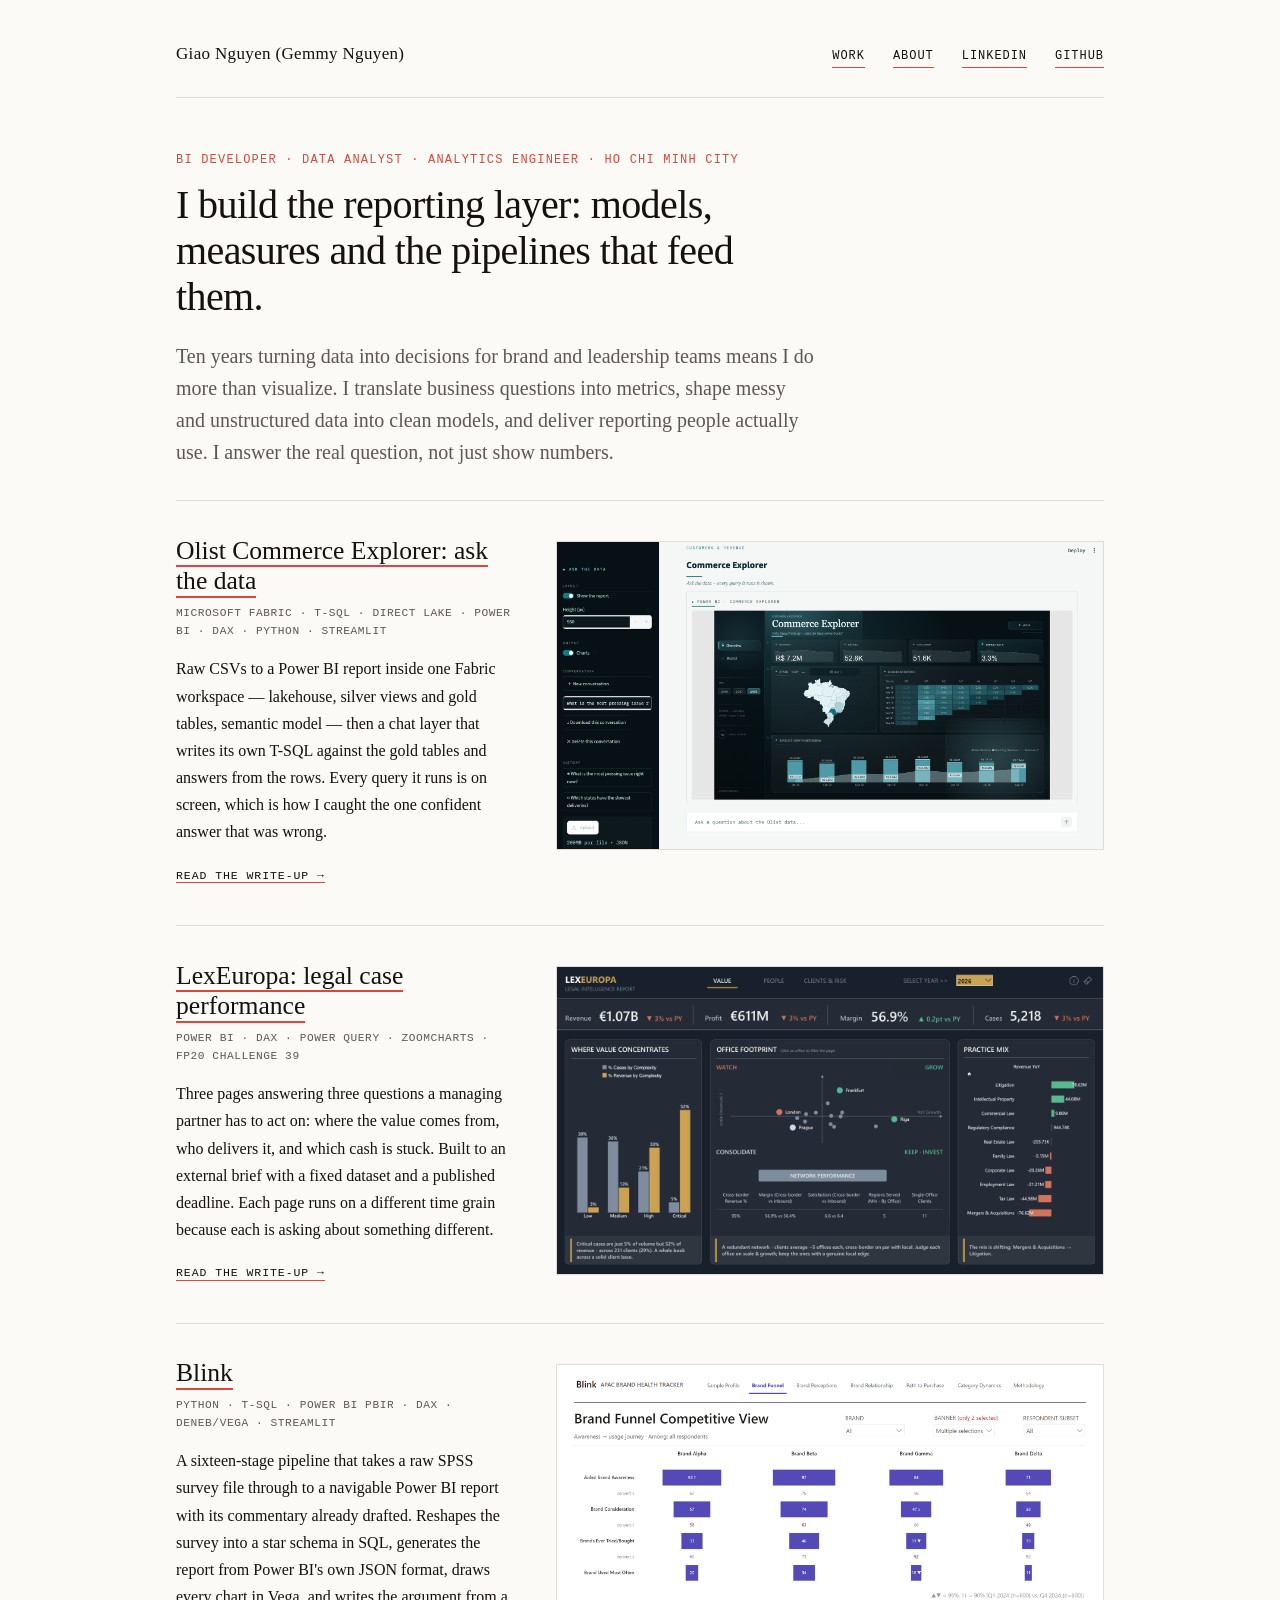
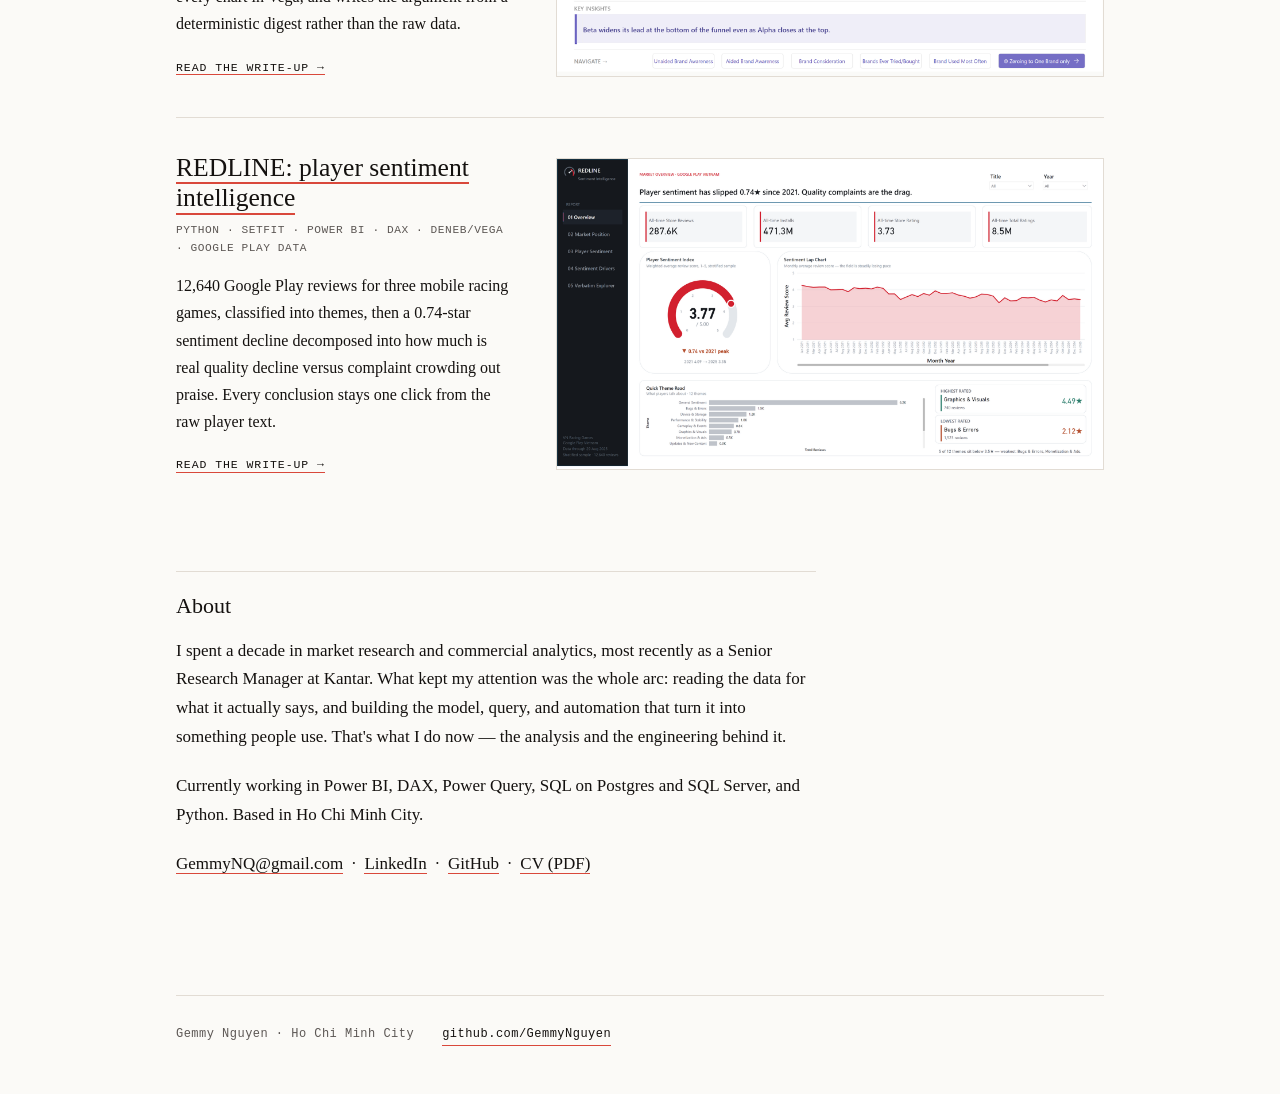
<file: index.html>
<!DOCTYPE html>
<html lang="en">
<head>
<meta charset="utf-8">
<meta name="viewport" content="width=device-width, initial-scale=1">
<title>Gemmy Nguyen · Data Analyst & BI Developer</title>
<meta name="description" content="Power BI, DAX and SQL projects by Gemmy Nguyen — reporting automation, data modelling, analytics.">
<link rel="stylesheet" href="assets/style.css">
</head>
<body>

<header class="masthead">
  <p class="name"><a href="index.html">Giao Nguyen (Gemmy Nguyen)</a></p>
  <nav>
    <a href="index.html#work">Work</a>
    <a href="index.html#about">About</a>
    <a href="https://www.linkedin.com/in/giao-nguyen-541944178/"
       target="_blank" 
       rel="noopener noreferrer">LinkedIn</a>
    <a href="https://github.com/GemmyNguyen"
       target="_blank" 
       rel="noopener noreferrer">GitHub</a>
  </nav>
</header>

<main class="wrap">

  <div class="col">
    <p class="eyebrow" style="margin-top:3.25rem;">BI Developer &middot; Data Analyst &middot; Analytics Engineer &middot; Ho Chi Minh City</p>
    <h1 style="margin-top:0;">I build the reporting layer: models, measures and the pipelines that feed them.</h1>

    <p class="lede">
      Ten years turning data into decisions for brand and leadership teams means I do more than visualize. 
      I translate business questions into metrics, shape messy and unstructured data into clean models,
      and deliver reporting people actually use. I answer the real question, not just show numbers.
    </p>
  </div>

  <section id="work">
    <div class="project-list">

      <article class="project">
        <a class="shot" href="olist.html">
          <img src="assets/img/olist-app.png" alt="The Olist ask-the-data app: a Power BI report embedded above a natural-language question box.">
        </a>
        <h2><a href="olist.html">Olist Commerce Explorer: ask the data</a></h2>
        <p class="meta">MICROSOFT FABRIC &middot; T-SQL &middot; DIRECT LAKE &middot; POWER BI &middot; DAX &middot; PYTHON &middot; STREAMLIT</p>
        <p>
          Raw CSVs to a Power BI report inside one Fabric workspace &mdash; lakehouse, silver views
          and gold tables, semantic model &mdash; then a chat layer that writes its own T-SQL
          against the gold tables and answers from the rows. Every query it runs is on screen,
          which is how I caught the one confident answer that was wrong.
        </p>
        <p class="more"><a href="olist.html">Read the write-up &rarr;</a></p>
      </article>

      <article class="project">
        <a class="shot" href="fp20.html">
          <img src="assets/img/fp20-value.png" alt="The Value page of the LexEuropa legal intelligence report.">
        </a>
        <h2><a href="fp20.html">LexEuropa: legal case performance</a></h2>
        <p class="meta">POWER BI &middot; DAX &middot; POWER QUERY &middot; ZOOMCHARTS &middot; FP20 CHALLENGE 39</p>
        <p>
          Three pages answering three questions a managing partner has to act on: where the value
          comes from, who delivers it, and which cash is stuck. Built to an external brief with a
          fixed dataset and a published deadline. Each page runs on a different time grain
          because each is asking about something different.
        </p>
        <p class="more"><a href="fp20.html">Read the write-up &rarr;</a></p>
      </article>

      <article class="project">
        <a class="shot" href="blink.html">
          <img src="assets/img/report-funnel.png" alt="A generated Power BI page showing a brand funnel across four brands.">
        </a>
        <h2><a href="blink.html">Blink</a></h2>
        <p class="meta">PYTHON &middot; T-SQL &middot; POWER BI PBIR &middot; DAX &middot; DENEB/VEGA &middot; STREAMLIT</p>
        <p>
          A sixteen-stage pipeline that takes a raw SPSS survey file through to a navigable
          Power BI report with its commentary already drafted. Reshapes the survey into a star
          schema in SQL, generates the report from Power BI's own JSON format, draws every chart
          in Vega, and writes the argument from a deterministic digest rather than the raw data.
        </p>
        <p class="more"><a href="blink.html">Read the write-up &rarr;</a></p>
      </article>

      <article class="project">
        <a class="shot" href="player-sentiment.html">
          <img src="assets/img/redline-overview.png" alt="Sentiment index, the monthly “lap chart,” and a first read on which themes carry the damage.">
        </a>
        <h2><a href="player-sentiment.html">REDLINE: player sentiment intelligence</a></h2>
        <p class="meta">PYTHON &middot; SETFIT &middot; POWER BI &middot; DAX &middot; DENEB/VEGA &middot; GOOGLE PLAY DATA</p>
        <p>
          12,640 Google Play reviews for three mobile racing games, classified into themes, then a
          0.74-star sentiment decline decomposed into how much is real quality decline versus
          complaint crowding out praise. Every conclusion stays one click from the raw player text.
        </p>
        <p class="more"><a href="player-sentiment.html">Read the write-up &rarr;</a></p>
      </article>


    </div>
  </section>

  <section id="about" class="col">
    <h2>About</h2>
    <p>
      I spent a decade in market research and commercial analytics, most recently as a Senior
      Research Manager at Kantar. What kept my attention was the whole arc: reading the data for what it actually says,
      and building the model, query, and automation that turn it into something people use.
      That's what I do now — the analysis and the engineering behind it.
    </p>
    <p>
      Currently working in Power BI, DAX, Power Query, SQL on Postgres and SQL Server, and Python.
      Based in Ho Chi Minh City.
    </p>
    <p>
      <a href="mailto:GemmyNQ@gmail.com">GemmyNQ@gmail.com</a> &nbsp;&middot;&nbsp;
      <a href="https://www.linkedin.com/in/giao-nguyen-541944178/"
         target="_blank" 
         rel="noopener noreferrer">LinkedIn</a> &nbsp;&middot;&nbsp;
      <a href="https://github.com/GemmyNguyen"
         target="_blank" 
         rel="noopener noreferrer">GitHub</a> &nbsp;&middot;&nbsp;
      <a href="assets/CV_Giao_Nguyen_2026.pdf"
         target="_blank" 
         rel="noopener noreferrer">CV (PDF)</a>
    </p>
  </section>

</main>

<footer class="foot">
  <span>Gemmy Nguyen &middot; Ho Chi Minh City</span>
  <a href="https://github.com/GemmyNguyen"
     target="_blank" 
     rel="noopener noreferrer">github.com/GemmyNguyen</a>
</footer>

</body>
</html>
</file>
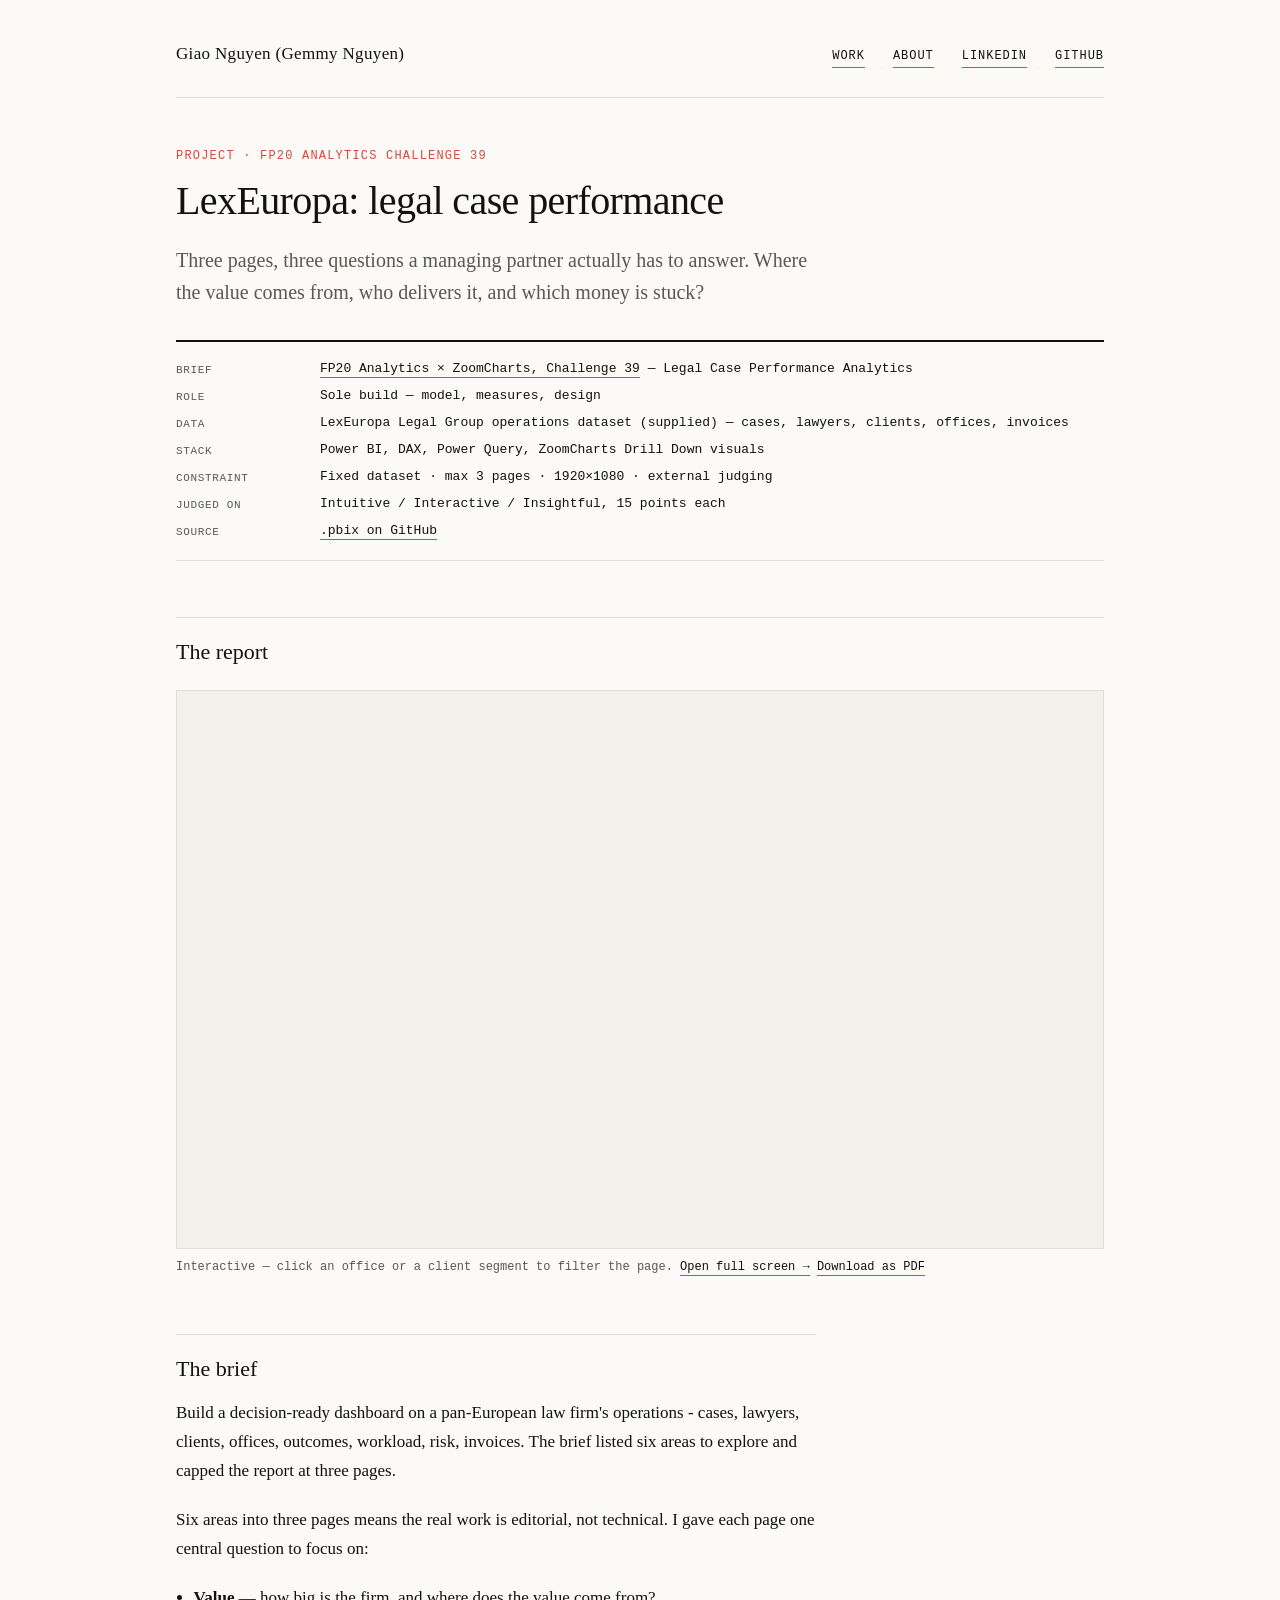
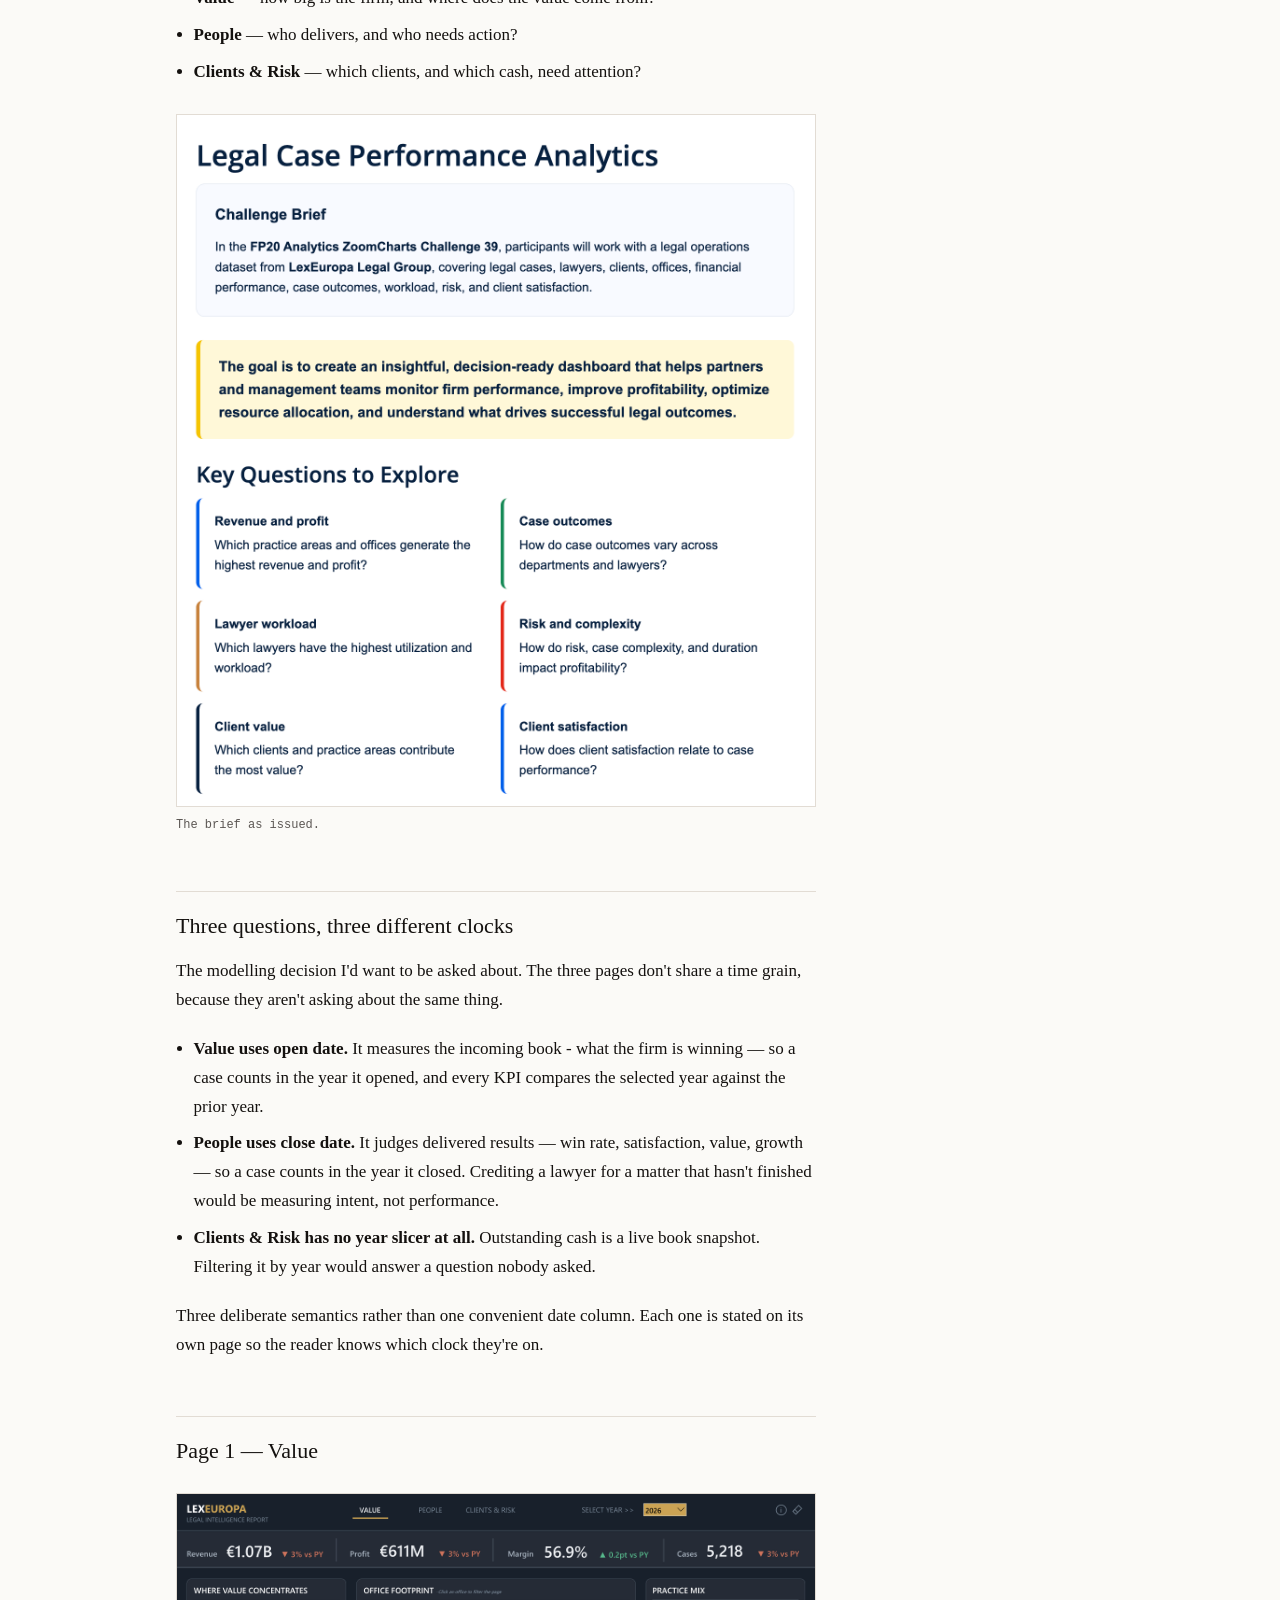
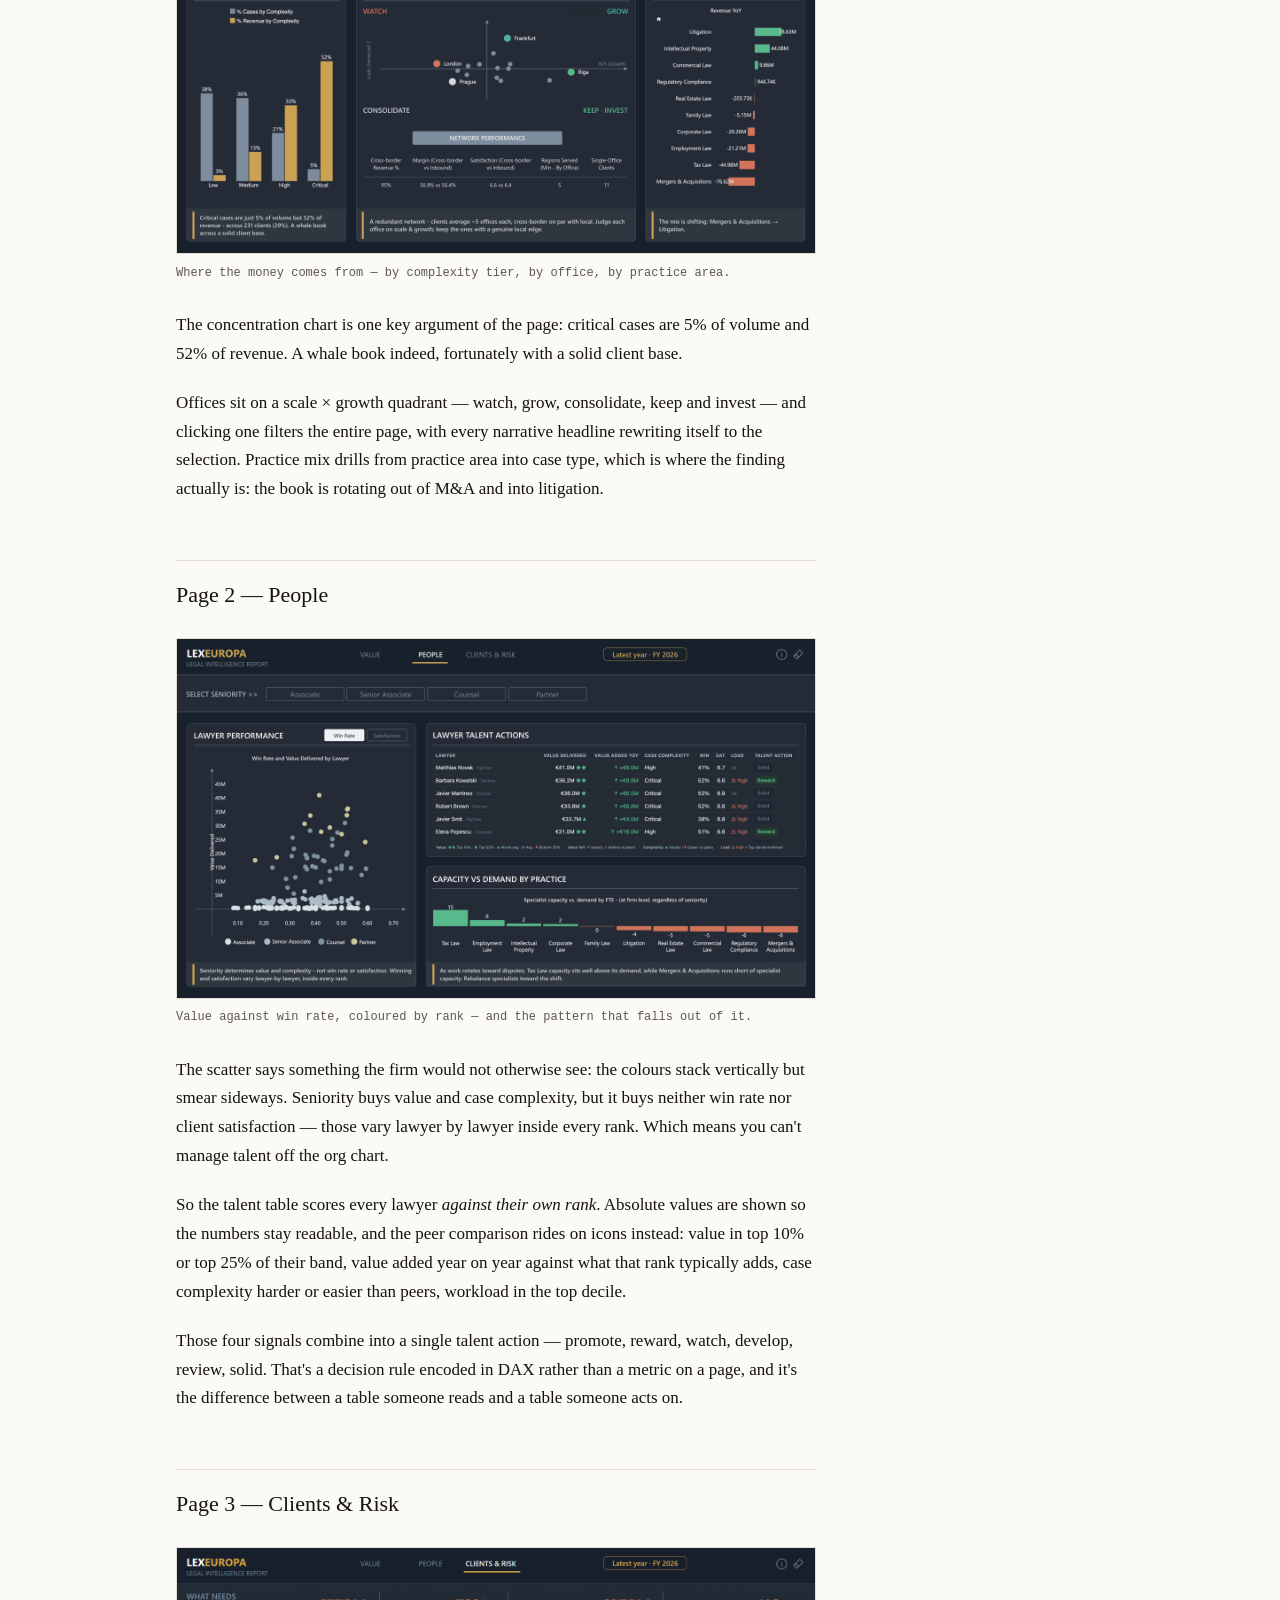
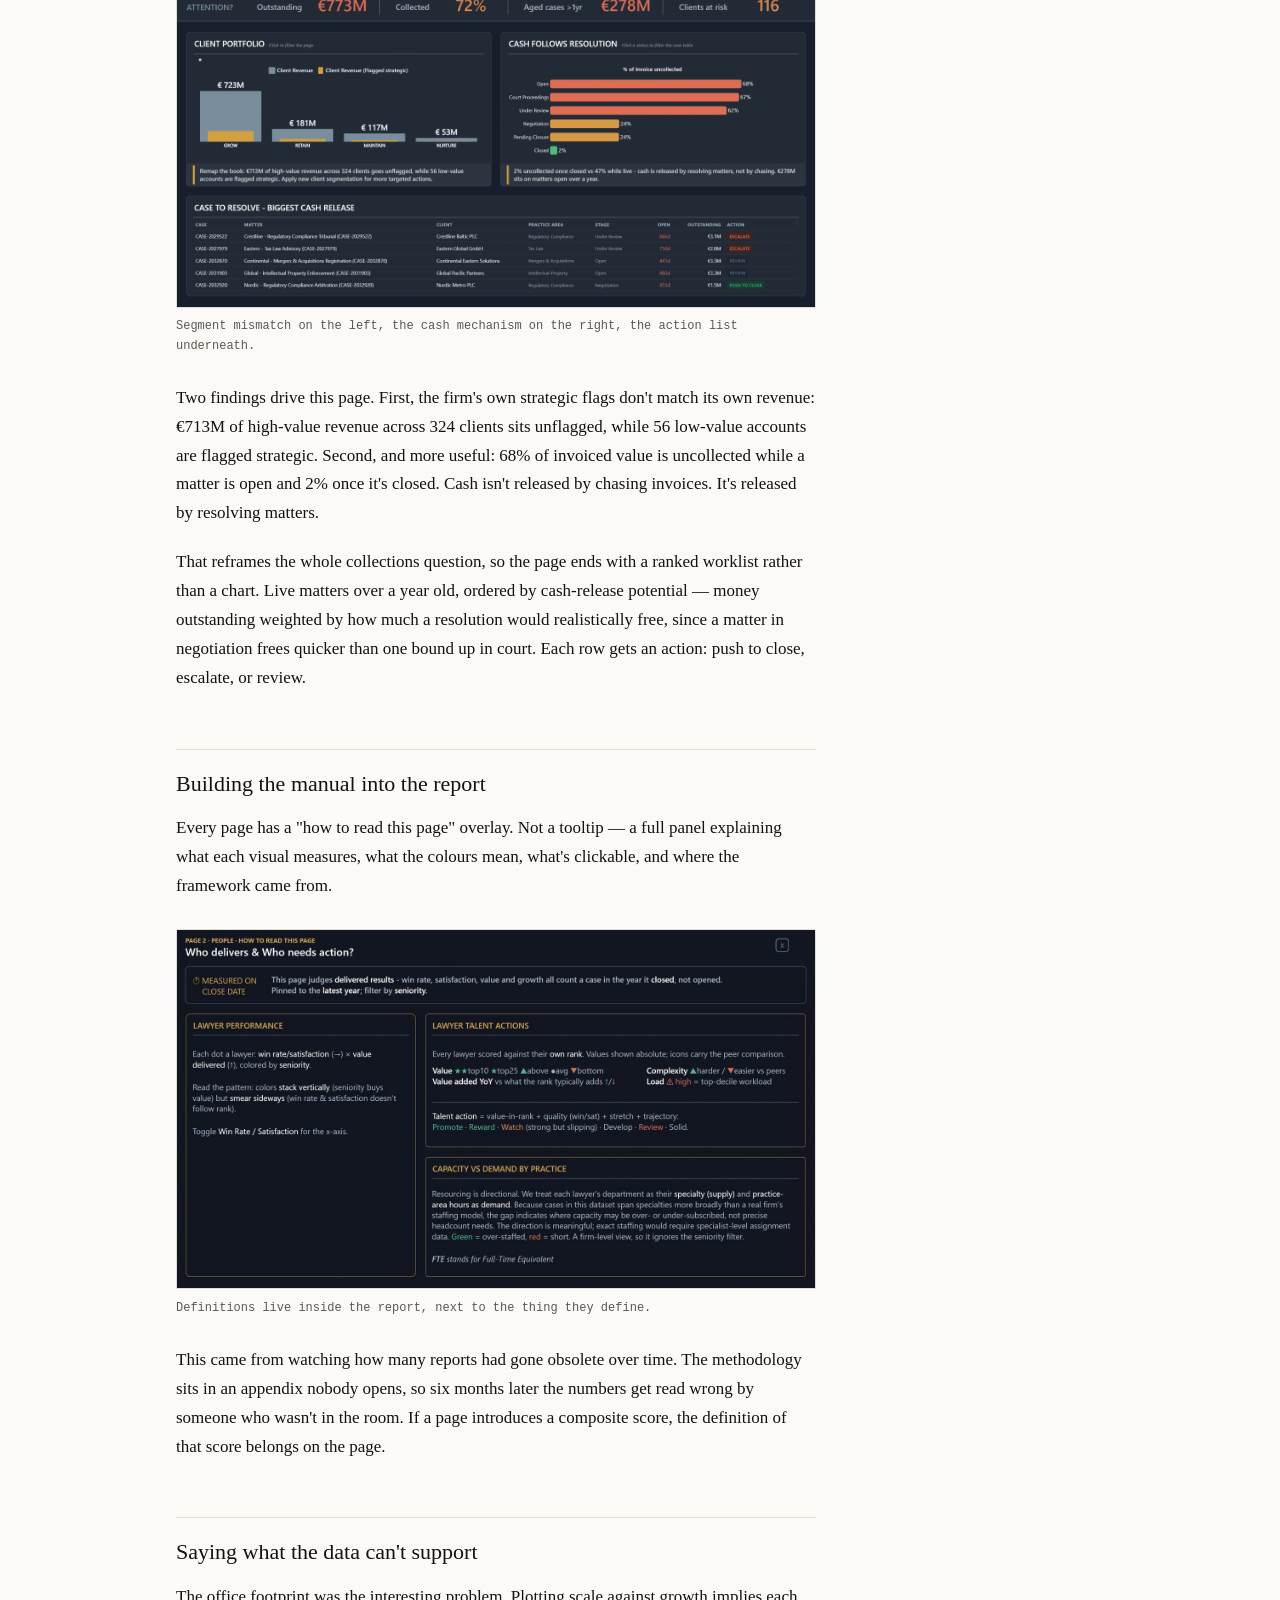
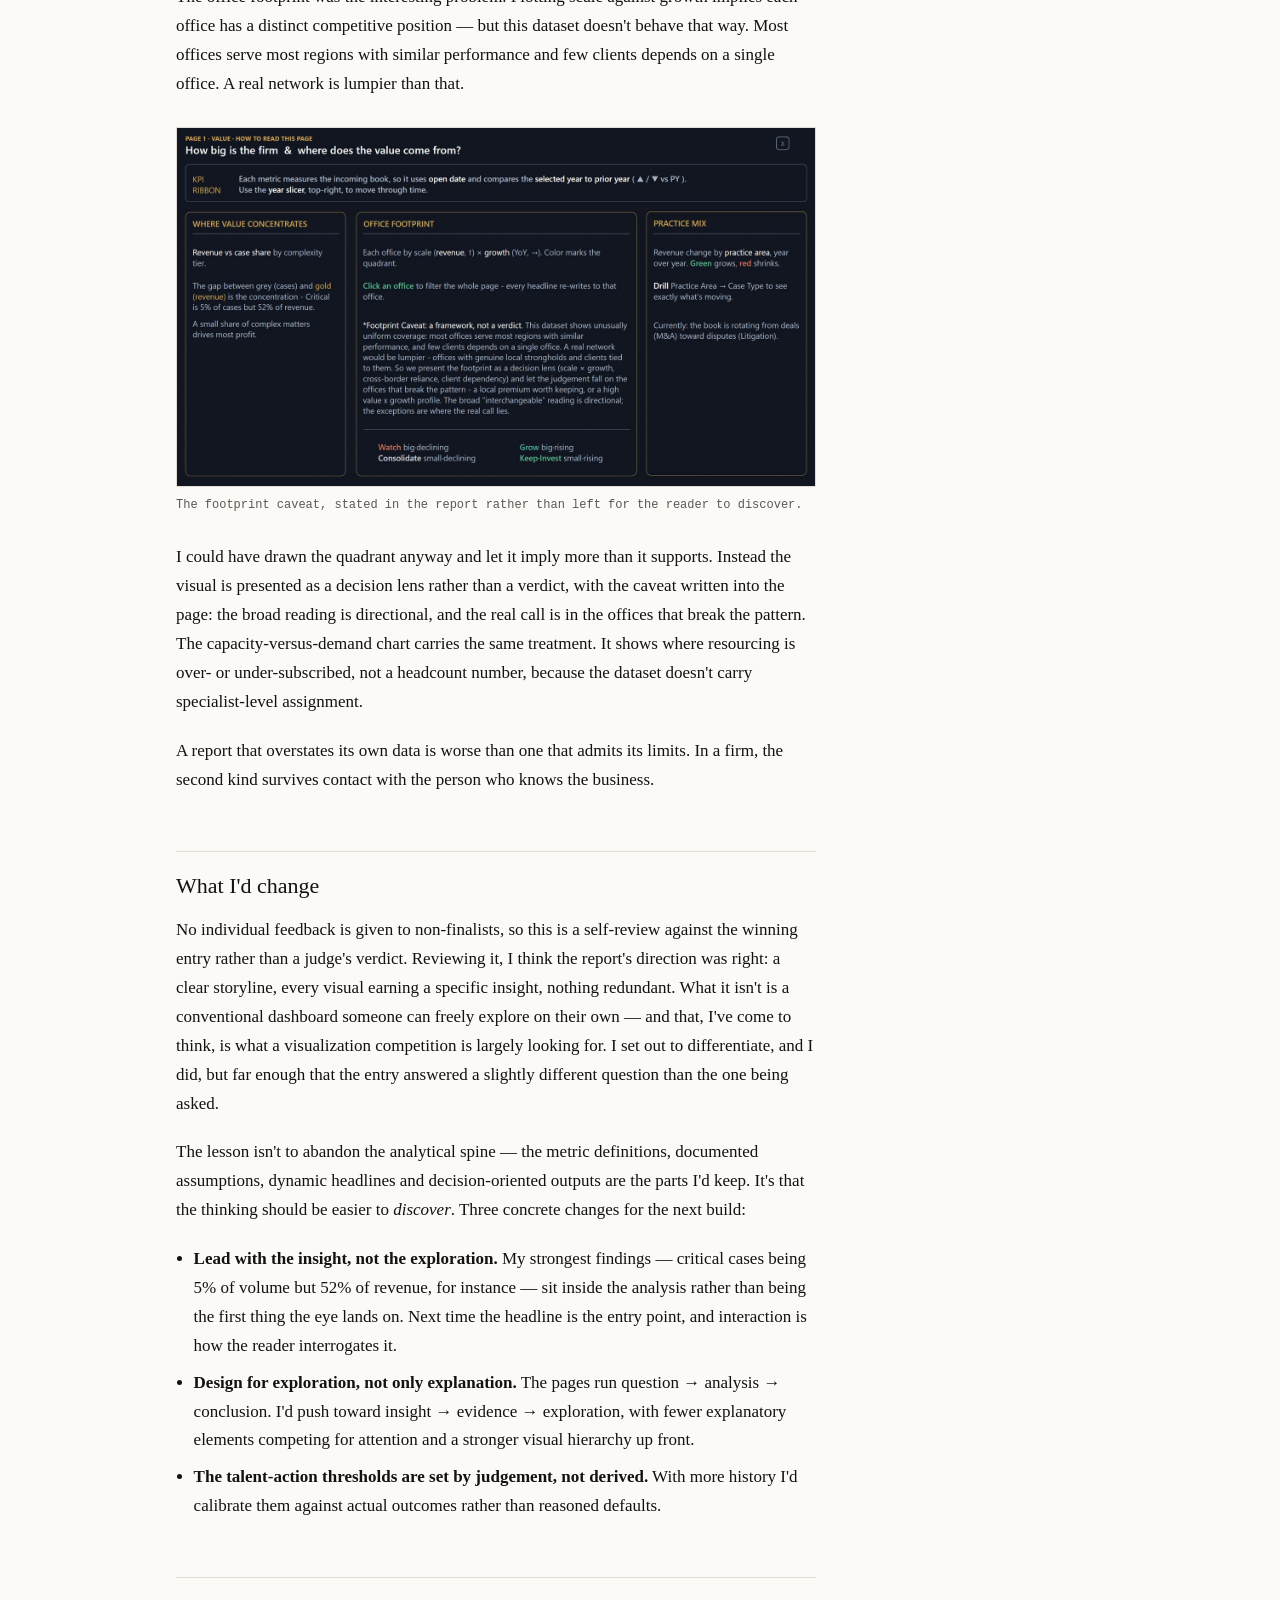
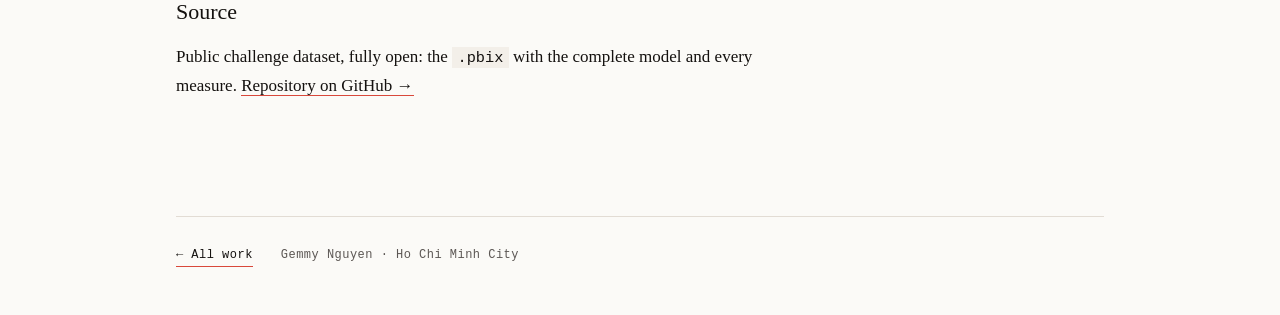
<file: fp20.html>
<!DOCTYPE html>
<html lang="en">
<head>
<meta charset="utf-8">
<meta name="viewport" content="width=device-width, initial-scale=1">
<title>LexEuropa Legal Case Performance · Gemmy Nguyen</title>
<meta name="description" content="A three-page Power BI report on legal case performance, built to the FP20 Analytics Challenge 39 brief.">
<link rel="stylesheet" href="assets/style.css">
</head>
<body>

<header class="masthead">
  <p class="name"><a href="index.html">Giao Nguyen (Gemmy Nguyen)</a></p>
  <nav>
    <a href="index.html#work">Work</a>
    <a href="index.html#about">About</a>
    <a href="https://www.linkedin.com/in/giao-nguyen-541944178/"
       target="_blank" 
       rel="noopener noreferrer">LinkedIn</a>
    <a href="https://github.com/GemmyNguyen"
       target="_blank" 
       rel="noopener noreferrer">GitHub</a>
  </nav>
</header>

<main class="wrap">

  <div class="col">
    <p class="eyebrow" style="margin-top:3rem;">Project &middot; FP20 Analytics Challenge 39</p>
    <h1 style="margin-top:0;">LexEuropa: legal case performance</h1>
    <p class="lede">
      Three pages, three questions a managing partner actually has to answer.
      Where the value comes from, who delivers it, and which money is stuck?
    </p>
  </div>

  <dl class="spec">
    <dt>Brief</dt>      <dd><a href="https://zoomcharts.com/en/microsoft-power-bi-custom-visuals/challenges/fp20-analytics-challenge-39"
                               target="_blank"
                               rel="noopener noreferrer">FP20 Analytics &times; ZoomCharts, Challenge 39</a> &mdash; Legal Case Performance Analytics</dd>
    <dt>Role</dt>       <dd>Sole build &mdash; model, measures, design</dd>
    <dt>Data</dt>       <dd>LexEuropa Legal Group operations dataset (supplied) &mdash; cases, lawyers, clients, offices, invoices</dd>
    <dt>Stack</dt>      <dd>Power BI, DAX, Power Query, ZoomCharts Drill Down visuals</dd>
    <dt>Constraint</dt> <dd>Fixed dataset &middot; max 3 pages &middot; 1920&times;1080 &middot; external judging</dd>
    <dt>Judged on</dt>  <dd>Intuitive / Interactive / Insightful, 15 points each</dd>
    <dt>Source</dt>     <dd><a href="https://github.com/GemmyNguyen/fp20-legal-case-performance"
                               target="_blank"
                               rel="noopener noreferrer">.pbix on GitHub</a></dd>
  </dl>

  <h2>The report</h2>
  </div>

  <div class="report">
    <iframe title="LexEuropa legal intelligence report"
            src="https://app.powerbi.com/view?r=eyJrIjoiYWYxZTk2NzctOTgzYy00Nzg4LWE5NWUtOWJiYzFjMTA1Nzg1IiwidCI6IjQ2NTRiNmYxLTBlNDctNDU3OS1hOGExLTAyZmU5ZDk0M2M3YiIsImMiOjl9"
            allowfullscreen></iframe>
  </div>
  <p class="caption">
    Interactive — click an office or a client segment to filter the page.
    <a href="https://app.powerbi.com/view?r=eyJrIjoiYWYxZTk2NzctOTgzYy00Nzg4LWE5NWUtOWJiYzFjMTA1Nzg1IiwidCI6IjQ2NTRiNmYxLTBlNDctNDU3OS1hOGExLTAyZmU5ZDk0M2M3YiIsImMiOjl9"
       target="_blank" 
       rel="noopener noreferrer">Open full screen &rarr;</a>
    <a href="assets/LexEuropa.pdf"
       target="_blank" 
       rel="noopener noreferrer">Download as PDF</a>
  </p>

  <div class="col">

    <h2>The brief</h2>
    <p>
      Build a decision-ready dashboard on a pan-European law firm's operations - cases, lawyers,
      clients, offices, outcomes, workload, risk, invoices. The brief listed six areas to explore
      and capped the report at three pages.
    </p>
    <p>
      Six areas into three pages means the real work is editorial, not technical. I gave each page
      one central question to focus on:
    </p>
    <ul>
      <li><strong>Value</strong> &mdash; how big is the firm, and where does the value come from?</li>
      <li><strong>People</strong> &mdash; who delivers, and who needs action?</li>
      <li><strong>Clients &amp; Risk</strong> &mdash; which clients, and which cash, need attention?</li>
    </ul>
    <figure>
      <img src="assets/img/fp20-brief.png" alt="The FP20 Challenge 39 brief.">
      <figcaption>The brief as issued.</figcaption>
    </figure>

    <h2>Three questions, three different clocks</h2>
    <p>
      The modelling decision I'd want to be asked about. The three pages don't share a time
      grain, because they aren't asking about the same thing.
    </p>
    <ul>
      <li><strong>Value uses open date.</strong> It measures the incoming book - what the firm is
        winning — so a case counts in the year it opened, and every KPI compares the selected year
        against the prior year.</li>
      <li><strong>People uses close date.</strong> It judges delivered results — win rate,
        satisfaction, value, growth — so a case counts in the year it closed. Crediting a lawyer
        for a matter that hasn't finished would be measuring intent, not performance.</li>
      <li><strong>Clients &amp; Risk has no year slicer at all.</strong> Outstanding cash is a live
        book snapshot. Filtering it by year would answer a question nobody asked.</li>
    </ul>
    <p>
      Three deliberate semantics rather than one convenient date column. Each one is stated on
      its own page so the reader knows which clock they're on.
    </p>

    <h2>Page 1 — Value</h2>

    <figure>
      <img src="assets/img/fp20-value.png" alt="The Value page: KPI ribbon, a complexity concentration chart, an office scale-versus-growth quadrant, and practice mix year-on-year change.">
      <figcaption>Where the money comes from — by complexity tier, by office, by practice area.</figcaption>
    </figure>

    <p>
      The concentration chart is one key argument of the page: critical cases are 5% of volume
      and 52% of revenue. A whale book indeed, fortunately with a solid client base.
    </p>
    <p>
      Offices sit on a scale &times; growth quadrant — watch, grow, consolidate, keep and invest —
      and clicking one filters the entire page, with every narrative headline rewriting itself to
      the selection. Practice mix drills from practice area into case type, which is where the
      finding actually is: the book is rotating out of M&amp;A and into litigation.
    </p>

    <h2>Page 2 — People</h2>

    <figure>
      <img src="assets/img/fp20-people.png" alt="The People page: a lawyer scatter of win rate against value delivered coloured by seniority, a talent actions table, and a capacity versus demand chart by practice.">
      <figcaption>Value against win rate, coloured by rank — and the pattern that falls out of it.</figcaption>
    </figure>

    <p>
      The scatter says something the firm would not otherwise see: the colours stack vertically but
      smear sideways. Seniority buys value and case complexity, but it buys neither win rate nor
      client satisfaction — those vary lawyer by lawyer inside every rank. Which means you can't
      manage talent off the org chart.
    </p>
    <p>
      So the talent table scores every lawyer <em>against their own rank</em>. Absolute values are
      shown so the numbers stay readable, and the peer comparison rides on icons instead: value in
      top 10% or top 25% of their band, value added year on year against what that rank typically
      adds, case complexity harder or easier than peers, workload in the top decile.
    </p>
    <p>
      Those four signals combine into a single talent action — promote, reward, watch, develop,
      review, solid. That's a decision rule encoded in DAX rather than a metric on a page, and
      it's the difference between a table someone reads and a table someone acts on.
    </p>

    <h2>Page 3 — Clients &amp; Risk</h2>

    <figure>
      <img src="assets/img/fp20-clients.png" alt="The Clients and Risk page: client portfolio by segment, uncollected invoice percentage by case status, and a ranked table of cases to resolve.">
      <figcaption>Segment mismatch on the left, the cash mechanism on the right, the action list underneath.</figcaption>
    </figure>

    <p>
      Two findings drive this page. First, the firm's own strategic flags don't match its own
      revenue: &euro;713M of high-value revenue across 324 clients sits unflagged, while 56
      low-value accounts are flagged strategic. Second, and more useful: 68% of invoiced value is
      uncollected while a matter is open and 2% once it's closed. Cash isn't released by chasing
      invoices. It's released by resolving matters.
    </p>
    <p>
      That reframes the whole collections question, so the page ends with a ranked worklist rather
      than a chart. Live matters over a year old, ordered by cash-release potential — money
      outstanding weighted by how much a resolution would realistically free, since a matter in
      negotiation frees quicker than one bound up in court. Each row gets an action: push to
      close, escalate, or review.
    </p>

    <h2>Building the manual into the report</h2>
    <p>
      Every page has a "how to read this page" overlay. Not a tooltip — a full panel explaining
      what each visual measures, what the colours mean, what's clickable, and where the framework
      came from.
    </p>

    <figure>
      <img src="assets/img/fp20-guide-people.jpg" alt="The how-to-read overlay for the People page, explaining the measurement basis, the icon legend and the talent action rule.">
      <figcaption>Definitions live inside the report, next to the thing they define.</figcaption>
    </figure>

    <p>
      This came from watching how many reports had gone obsolete over time. The methodology sits in an
      appendix nobody opens, so six months later the numbers get read wrong by someone who wasn't
      in the room. If a page introduces a composite score, the definition of that score belongs on
      the page.
    </p>

    <h2>Saying what the data can't support</h2>
    <p>
      The office footprint was the interesting problem. Plotting scale against growth implies each
      office has a distinct competitive position — but this dataset doesn't behave that way. Most
      offices serve most regions with similar performance and few clients depends on a single
      office. A real network is lumpier than that.
    </p>

    <figure>
      <img src="assets/img/fp20-guide-value.jpg" alt="The how-to-read overlay for the Value page, including the footprint caveat explaining the dataset's unusual uniformity.">
      <figcaption>The footprint caveat, stated in the report rather than left for the reader to discover.</figcaption>
    </figure>

    <p>
      I could have drawn the quadrant anyway and let it imply more than it supports. Instead the
      visual is presented as a decision lens rather than a verdict, with the caveat written into
      the page: the broad reading is directional, and the real call is in the offices that break
      the pattern. The capacity-versus-demand chart carries the same treatment. It shows where
      resourcing is over- or under-subscribed, not a headcount number, because the dataset doesn't
      carry specialist-level assignment.
    </p>
    <p>
      A report that overstates its own data is worse than one that admits its limits. In a firm,
      the second kind survives contact with the person who knows the business.
    </p>



  <div class="col">

<h2>What I'd change</h2>
    <p>
      No individual feedback is given to non-finalists, so this is a self-review against the
      winning entry rather than a judge's verdict. Reviewing it, I think the report's direction
      was right: a clear storyline, every visual earning a specific insight, nothing redundant.
      What it isn't is a conventional dashboard someone can freely explore on their own — and
      that, I've come to think, is what a visualization competition is largely looking for. I set
      out to differentiate, and I did, but far enough that the entry answered a slightly different
      question than the one being asked.
    </p>
    <p>
      The lesson isn't to abandon the analytical spine — the metric definitions, documented
      assumptions, dynamic headlines and decision-oriented outputs are the parts I'd keep. It's
      that the thinking should be easier to <em>discover</em>. Three concrete changes for the next
      build:
    </p>
    <ul>
      <li><strong>Lead with the insight, not the exploration.</strong> My strongest findings —
        critical cases being 5% of volume but 52% of revenue, for instance — sit inside the
        analysis rather than being the first thing the eye lands on. Next time the headline is the
        entry point, and interaction is how the reader interrogates it.</li>
      <li><strong>Design for exploration, not only explanation.</strong> The pages run question →
        analysis → conclusion. I'd push toward insight → evidence → exploration, with fewer
        explanatory elements competing for attention and a stronger visual hierarchy up front.</li>
      <li><strong>The talent-action thresholds are set by judgement, not derived.</strong> With
        more history I'd calibrate them against actual outcomes rather than reasoned defaults.</li>
    </ul>

    <h2>Source</h2>
    <p>
      Public challenge dataset, fully open: the <code>.pbix</code> with the complete model and
      every measure.
      <a href="https://github.com/GemmyNguyen/fp20-legal-case-performance"
         target="_blank" 
         rel="noopener noreferrer">Repository on GitHub &rarr;</a>
    </p>

  </div>

</main>

<footer class="foot">
  <a href="index.html">&larr; All work</a>
  <span>Gemmy Nguyen &middot; Ho Chi Minh City</span>
</footer>

</body>
</html>
</file>
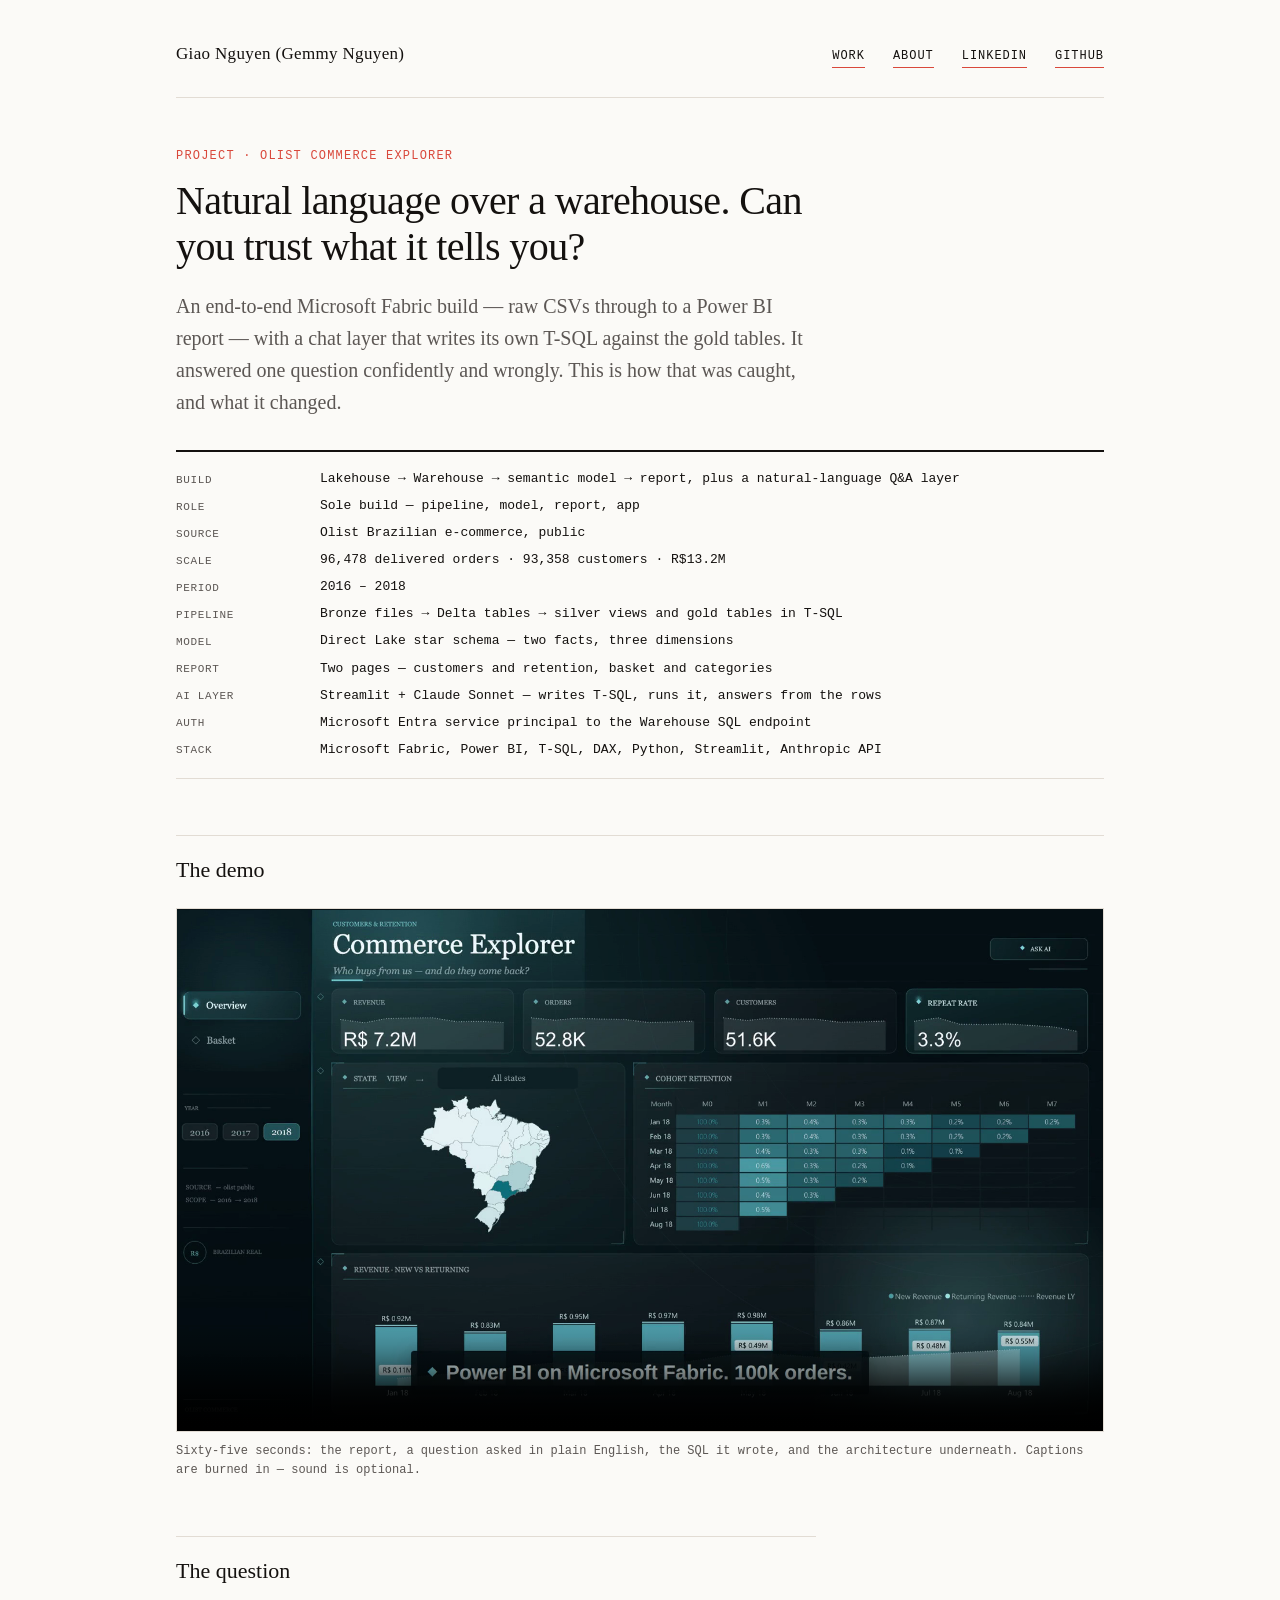
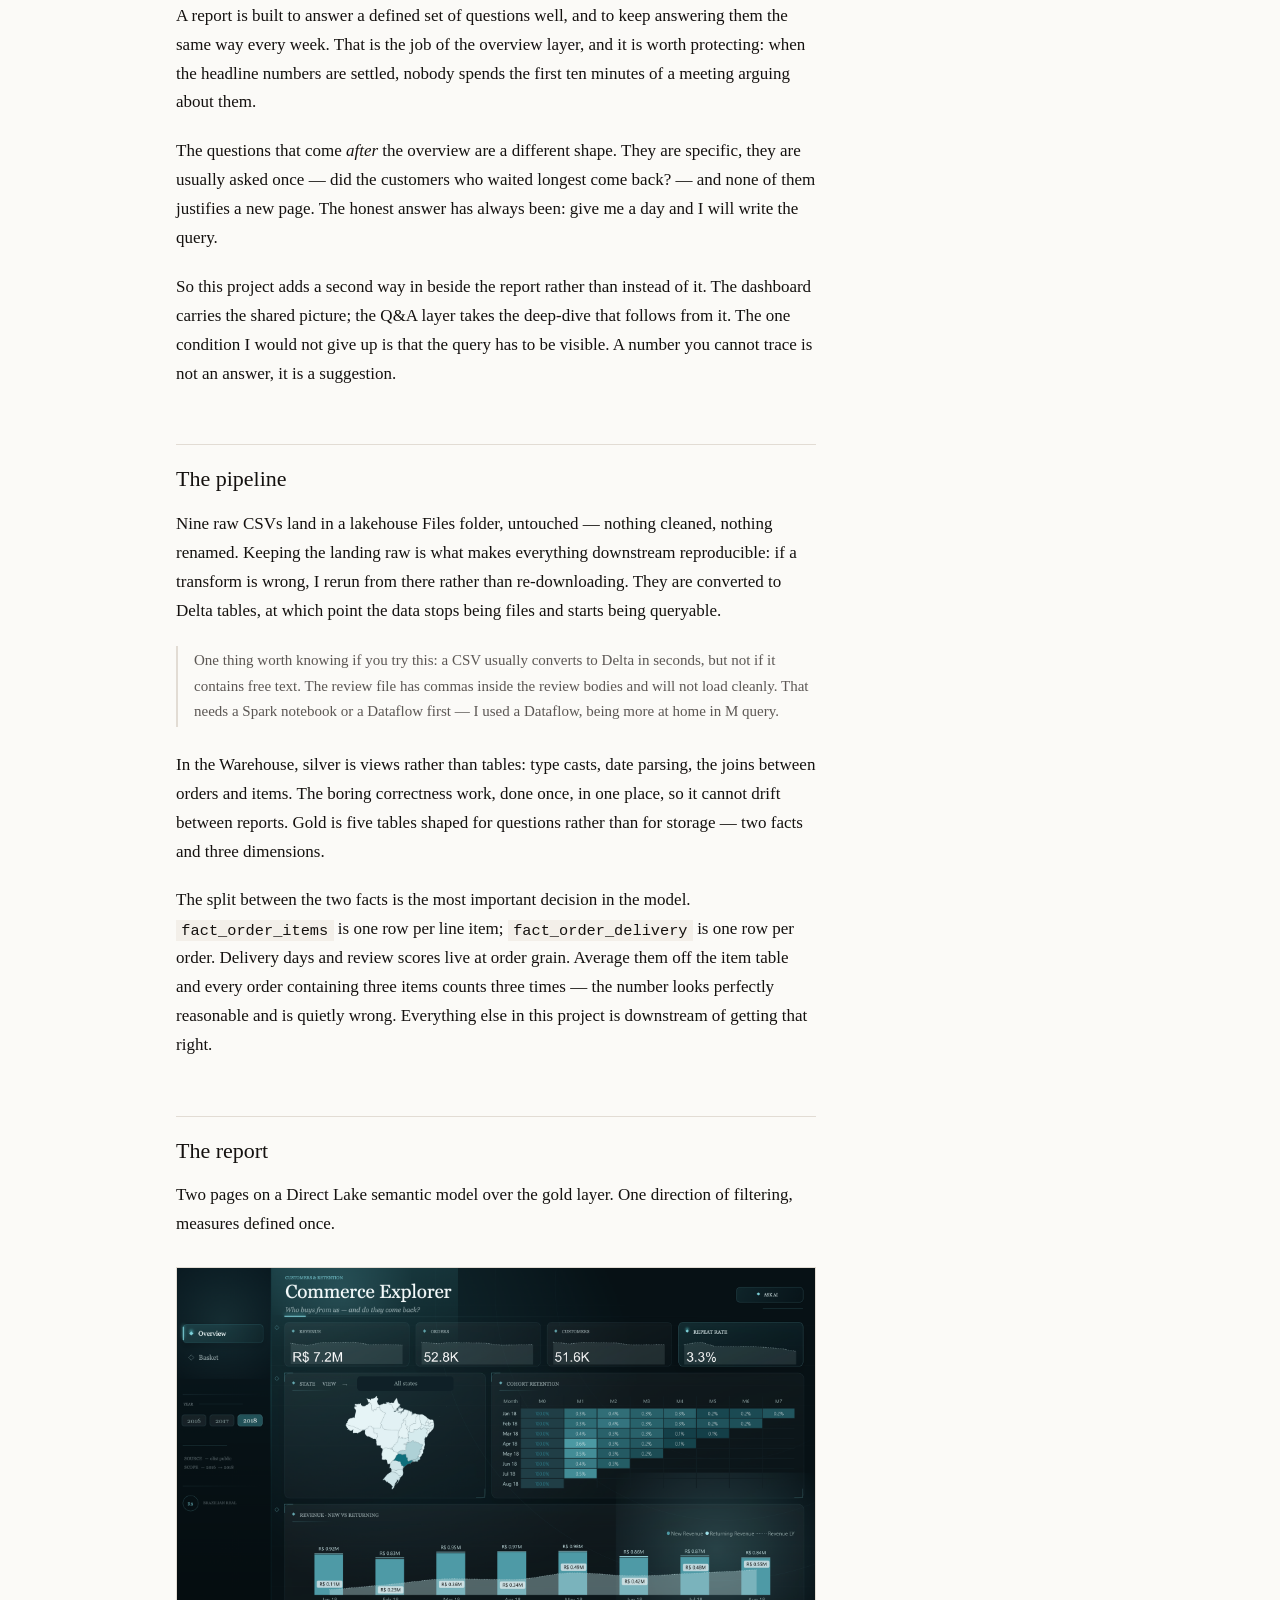
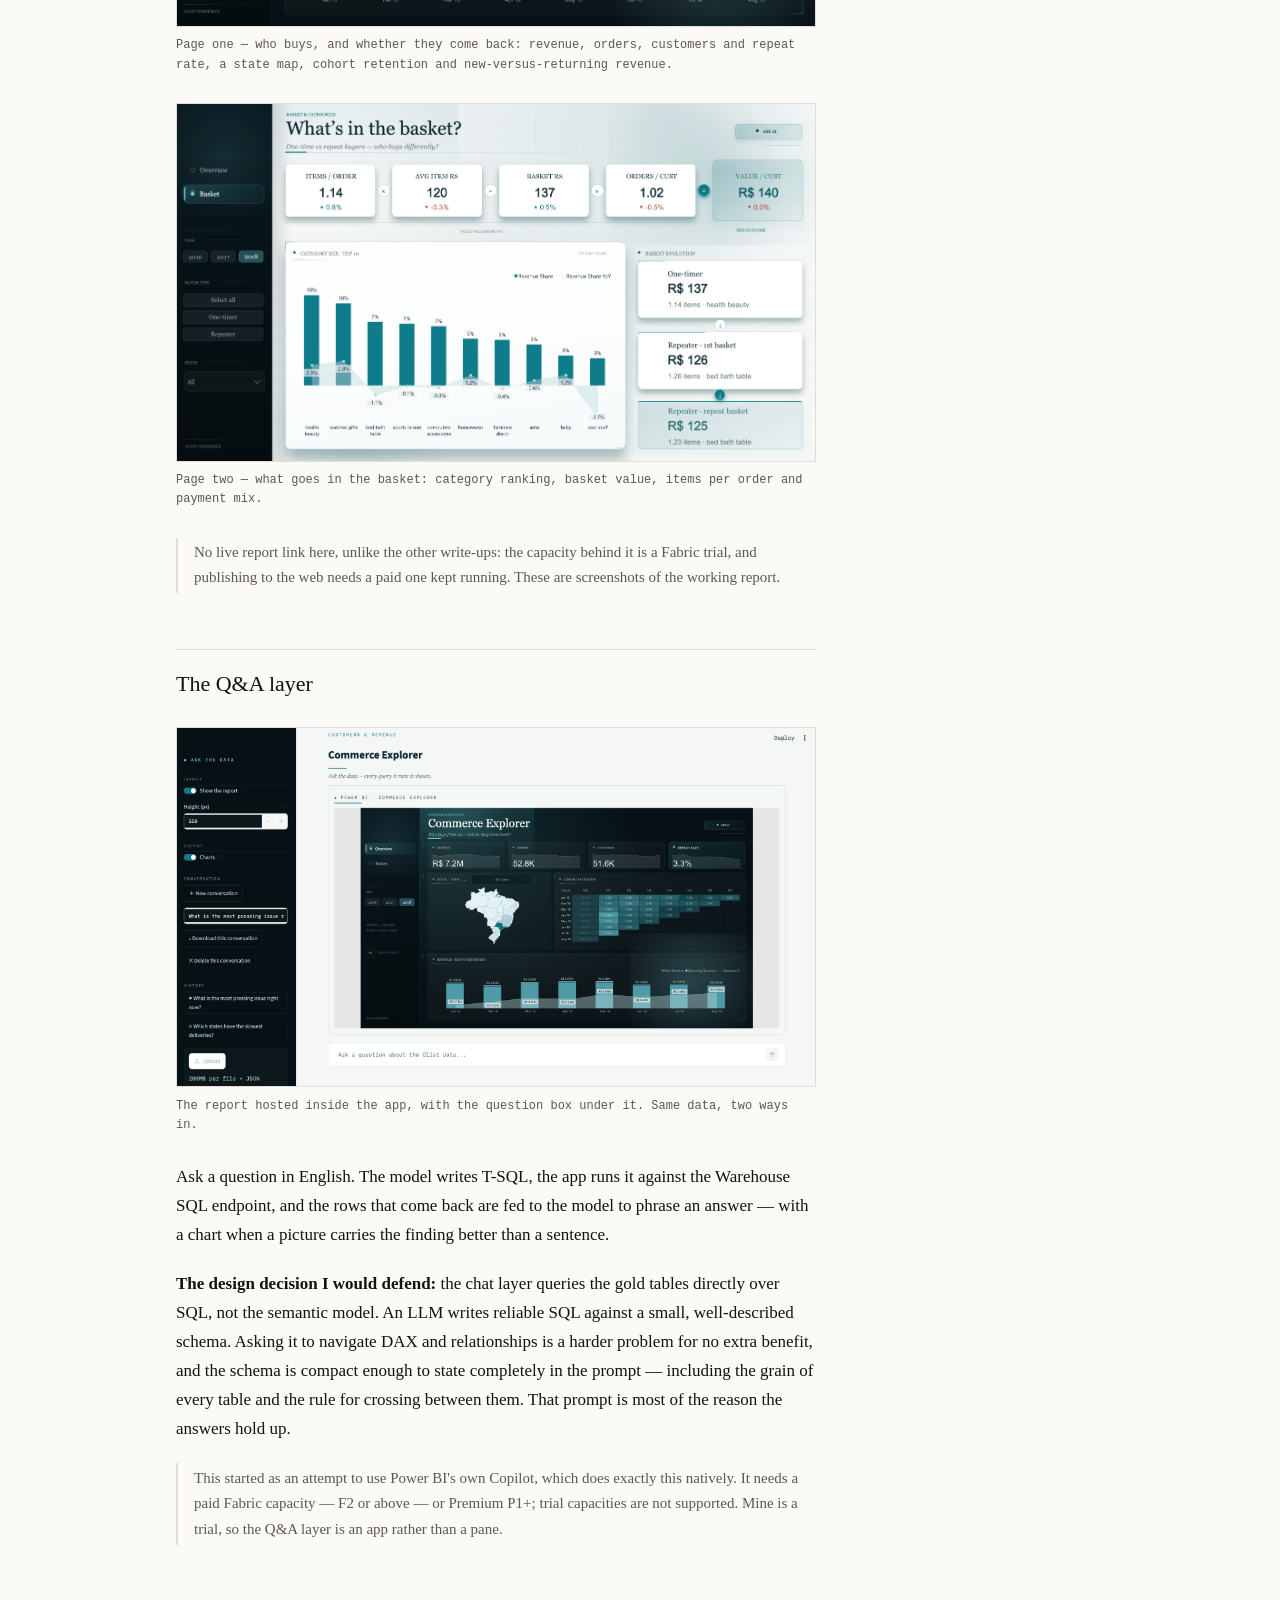
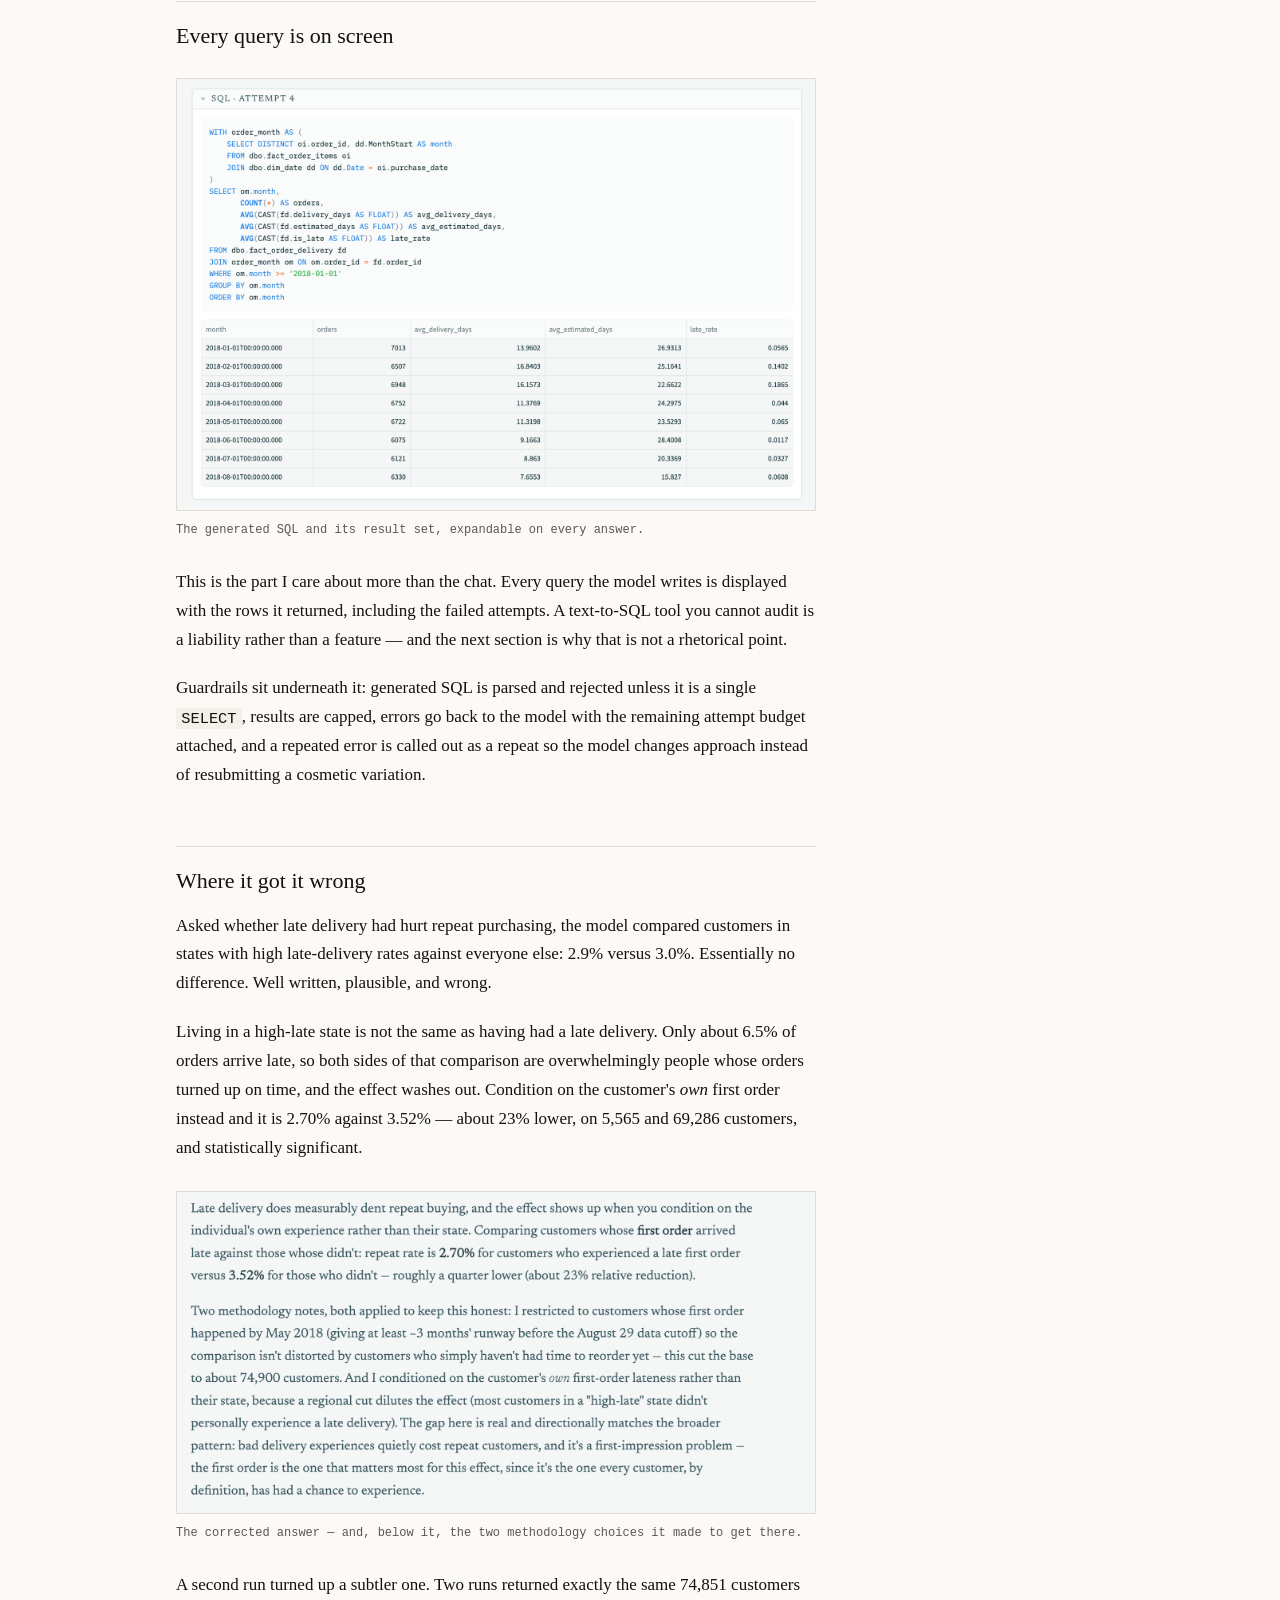
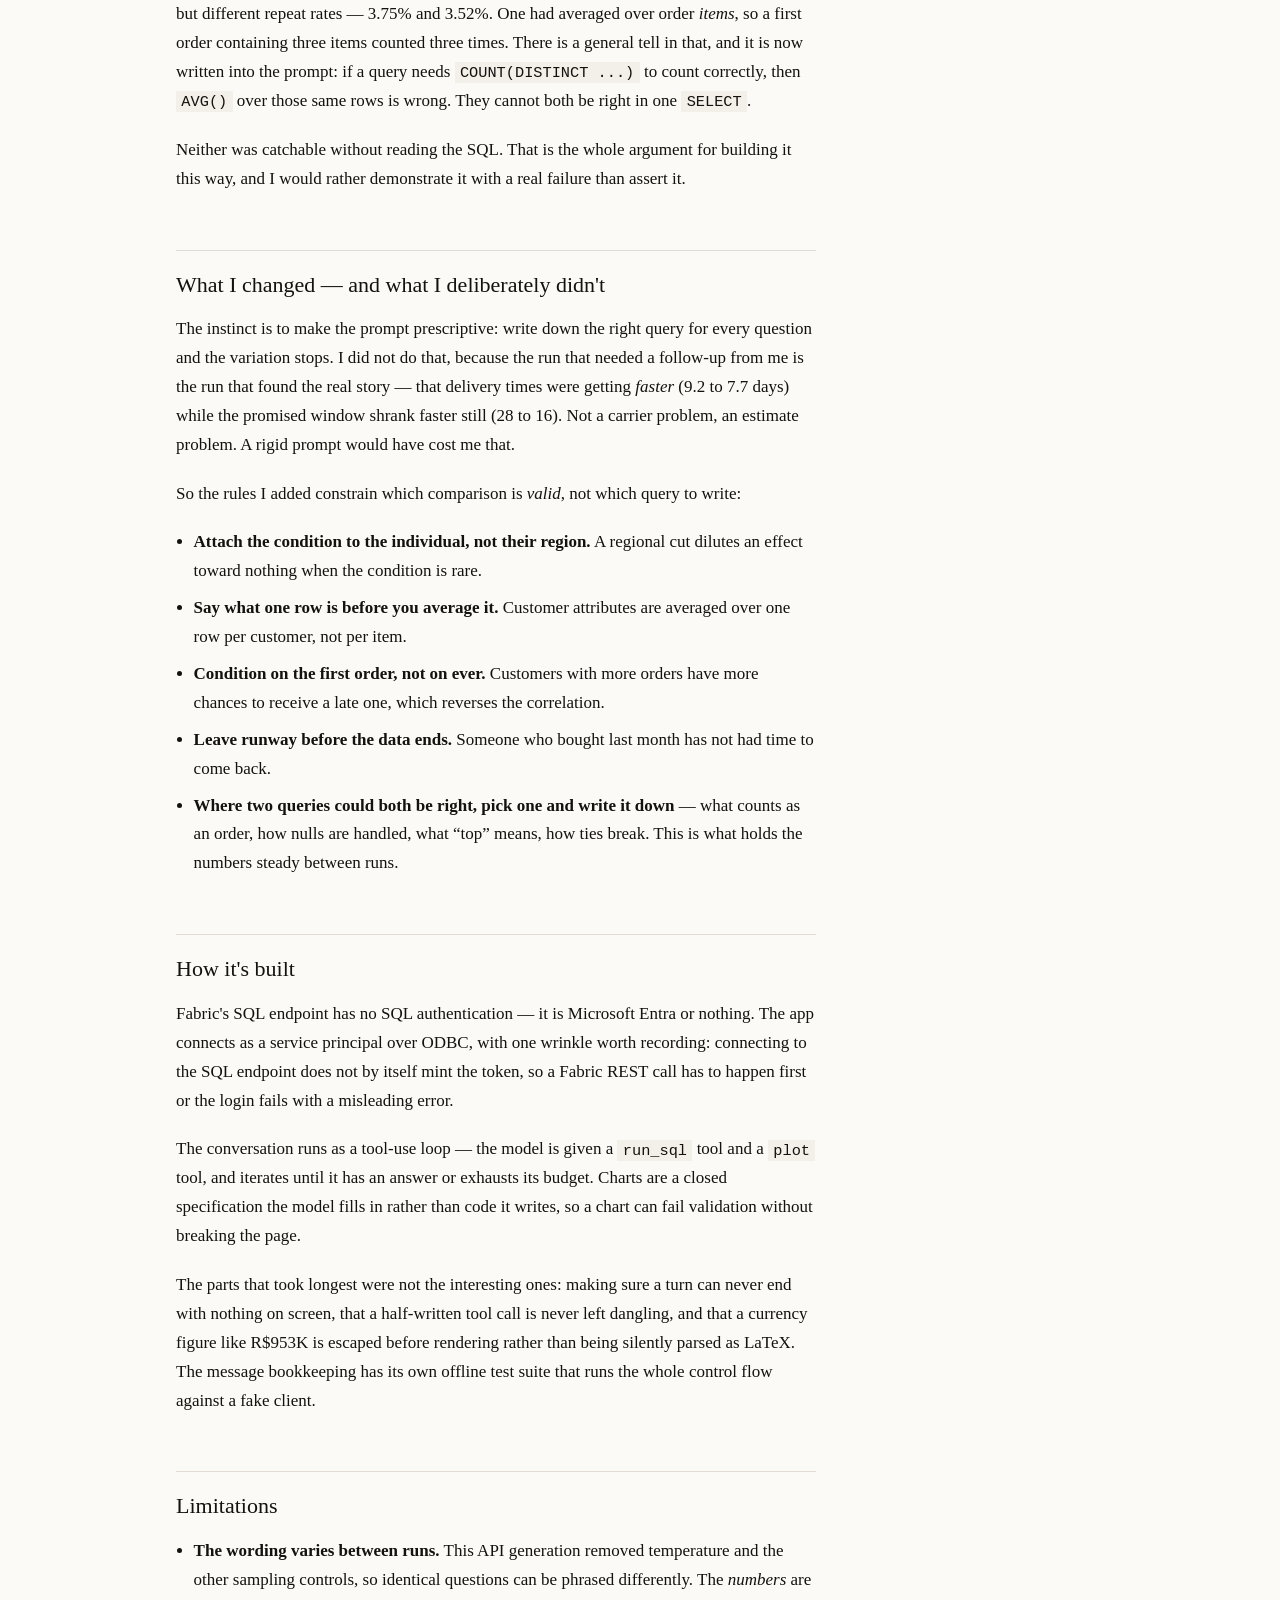
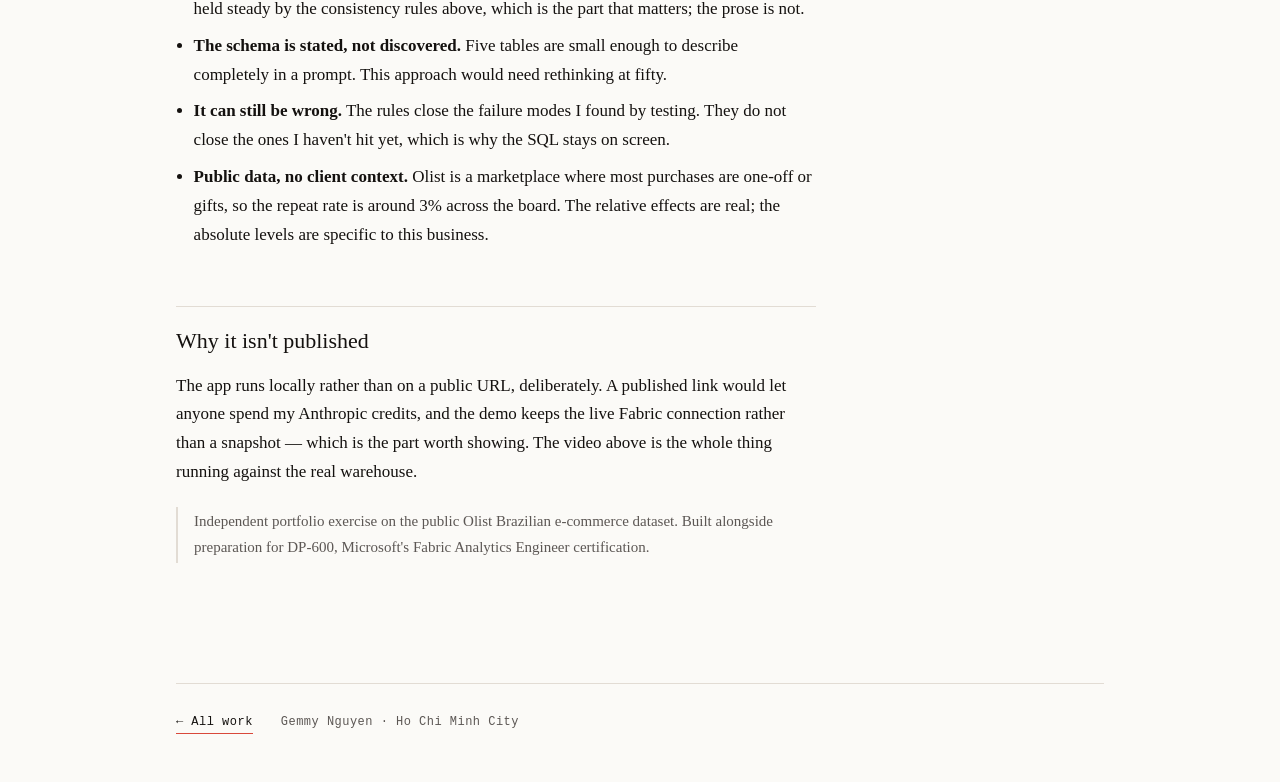
<file: olist.html>
<!DOCTYPE html>
<html lang="en">
<head>
<meta charset="utf-8">
<meta name="viewport" content="width=device-width, initial-scale=1">
<title>Olist Commerce Explorer &middot; Ask the data &middot; Gemmy Nguyen</title>
<meta name="description" content="An end-to-end Microsoft Fabric build — lakehouse to semantic model to Power BI — with a natural-language layer that writes its own T-SQL and shows every query it runs.">
<link rel="stylesheet" href="assets/style.css">
</head>
<body>

<header class="masthead">
  <p class="name"><a href="index.html">Giao Nguyen (Gemmy Nguyen)</a></p>
  <nav>
    <a href="index.html#work">Work</a>
    <a href="index.html#about">About</a>
    <a href="https://www.linkedin.com/in/giao-nguyen-541944178/"
       target="_blank" 
       rel="noopener noreferrer">LinkedIn</a>
    <a href="https://github.com/GemmyNguyen"
       target="_blank" 
       rel="noopener noreferrer">GitHub</a>
  </nav>
</header>

<main class="wrap">

  <div class="col">
    <p class="eyebrow" style="margin-top:3rem;">Project &middot; Olist Commerce Explorer</p>
    <h1 style="margin-top:0;">Natural language over a warehouse. Can you trust what it tells you?</h1>
    <p class="lede">
      An end-to-end Microsoft Fabric build &mdash; raw CSVs through to a Power BI report &mdash;
      with a chat layer that writes its own T-SQL against the gold tables. It answered one
      question confidently and wrongly. This is how that was caught, and what it changed.
    </p>
  </div>

  <dl class="spec">
    <dt>Build</dt>    <dd>Lakehouse &rarr; Warehouse &rarr; semantic model &rarr; report, plus a natural-language Q&amp;A layer</dd>
    <dt>Role</dt>     <dd>Sole build &mdash; pipeline, model, report, app</dd>
    <dt>Source</dt>   <dd>Olist Brazilian e-commerce, public</dd>
    <dt>Scale</dt>    <dd>96,478 delivered orders &middot; 93,358 customers &middot; R$13.2M</dd>
    <dt>Period</dt>   <dd>2016 &ndash; 2018</dd>
    <dt>Pipeline</dt> <dd>Bronze files &rarr; Delta tables &rarr; silver views and gold tables in T-SQL</dd>
    <dt>Model</dt>    <dd>Direct Lake star schema &mdash; two facts, three dimensions</dd>
    <dt>Report</dt>   <dd>Two pages &mdash; customers and retention, basket and categories</dd>
    <dt>AI layer</dt> <dd>Streamlit + Claude Sonnet &mdash; writes T-SQL, runs it, answers from the rows</dd>
    <dt>Auth</dt>     <dd>Microsoft Entra service principal to the Warehouse SQL endpoint</dd>
    <dt>Stack</dt>    <dd>Microsoft Fabric, Power BI, T-SQL, DAX, Python, Streamlit, Anthropic API</dd>
  </dl>

  <h2>The demo</h2>

  <div class="report" style="padding-bottom:56.25%;">
    <video controls preload="metadata"
           poster="assets/img/olist-demo-poster.png"
           style="position:absolute;inset:0;width:100%;height:100%;border:0;background:#071216;">
      <source src="assets/olist-ask-the-data.mp4" type="video/mp4">
      Your browser can't play this video.
      <a href="assets/olist-ask-the-data.mp4">Download the MP4</a> instead.
    </video>
  </div>
  <p class="caption">
    Sixty-five seconds: the report, a question asked in plain English, the SQL it wrote, and the
    architecture underneath. Captions are burned in &mdash; sound is optional.
  </p>

  <div class="col">

    <h2>The question</h2>
    <p>
      A report is built to answer a defined set of questions well, and to keep answering them the
      same way every week. That is the job of the overview layer, and it is worth protecting: when
      the headline numbers are settled, nobody spends the first ten minutes of a meeting arguing
      about them.
    </p>
    <p>
      The questions that come <em>after</em> the overview are a different shape. They are specific,
      they are usually asked once &mdash; did the customers who waited longest come back? &mdash;
      and none of them justifies a new page. The honest answer has always been: give me a day and
      I will write the query.
    </p>
    <p>
      So this project adds a second way in beside the report rather than instead of it. The
      dashboard carries the shared picture; the Q&amp;A layer takes the deep-dive that follows from
      it. The one condition I would not give up is that the query has to be visible. A number you
      cannot trace is not an answer, it is a suggestion.
    </p>

    <h2>The pipeline</h2>
    <p>
      Nine raw CSVs land in a lakehouse Files folder, untouched &mdash; nothing cleaned, nothing
      renamed. Keeping the landing raw is what makes everything downstream reproducible: if a
      transform is wrong, I rerun from there rather than re-downloading. They are converted to
      Delta tables, at which point the data stops being files and starts being queryable.
    </p>
    <p class="note">
      One thing worth knowing if you try this: a CSV usually converts to Delta in seconds, but not
      if it contains free text. The review file has commas inside the review bodies and will not
      load cleanly. That needs a Spark notebook or a Dataflow first &mdash; I used a Dataflow,
      being more at home in M query.
    </p>
    <p>
      In the Warehouse, silver is views rather than tables: type casts, date parsing, the joins
      between orders and items. The boring correctness work, done once, in one place, so it cannot
      drift between reports. Gold is five tables shaped for questions rather than for storage
      &mdash; two facts and three dimensions.
    </p>
    <p>
      The split between the two facts is the most important decision in the model.
      <code>fact_order_items</code> is one row per line item; <code>fact_order_delivery</code> is
      one row per order. Delivery days and review scores live at order grain. Average them off the
      item table and every order containing three items counts three times &mdash; the number looks
      perfectly reasonable and is quietly wrong. Everything else in this project is downstream of
      getting that right.
    </p>

    <h2>The report</h2>

    <p>
      Two pages on a Direct Lake semantic model over the gold layer. One direction of filtering,
      measures defined once.
    </p>

    <figure>
      <img src="assets/img/olist-report.png" alt="The Commerce Explorer report page: revenue, orders, customers and repeat rate, a state map, a cohort retention matrix and a new-versus-returning revenue chart.">
      <figcaption>Page one &mdash; who buys, and whether they come back: revenue, orders, customers and repeat rate, a state map, cohort retention and new-versus-returning revenue.</figcaption>
    </figure>

    <figure>
      <img src="assets/img/olist-report-basket.png" alt="The Commerce Explorer basket and category page: category revenue ranking, average basket value, items per order and payment mix.">
      <figcaption>Page two &mdash; what goes in the basket: category ranking, basket value, items per order and payment mix.</figcaption>
    </figure>

    <p class="note">
      No live report link here, unlike the other write-ups: the capacity behind it is a Fabric
      trial, and publishing to the web needs a paid one kept running. These are screenshots of the
      working report.
    </p>

    <h2>The Q&amp;A layer</h2>

    <figure>
      <img src="assets/img/olist-app.png" alt="The ask-the-data app: the Power BI report embedded at the top, a question box underneath, and a conversation history rail on the left.">
      <figcaption>The report hosted inside the app, with the question box under it. Same data, two ways in.</figcaption>
    </figure>

    <p>
      Ask a question in English. The model writes T-SQL, the app runs it against the Warehouse SQL
      endpoint, and the rows that come back are fed to the model to phrase an answer &mdash; with a
      chart when a picture carries the finding better than a sentence.
    </p>
    <p>
      <strong>The design decision I would defend:</strong> the chat layer queries the gold tables
      directly over SQL, not the semantic model. An LLM writes reliable SQL against a small,
      well-described schema. Asking it to navigate DAX and relationships is a harder problem for no
      extra benefit, and the schema is compact enough to state completely in the prompt &mdash;
      including the grain of every table and the rule for crossing between them. That prompt is
      most of the reason the answers hold up.
    </p>
    <p class="note">
      This started as an attempt to use Power BI's own Copilot, which does exactly this natively.
      It needs a paid Fabric capacity &mdash; F2 or above &mdash; or Premium P1+; trial capacities
      are not supported. Mine is a trial, so the Q&amp;A layer is an app rather than a pane.
    </p>

    <h2>Every query is on screen</h2>

    <figure>
      <img src="assets/img/olist-sql.png" alt="An expanded SQL panel showing the generated T-SQL and the rows it returned, month by month.">
      <figcaption>The generated SQL and its result set, expandable on every answer.</figcaption>
    </figure>

    <p>
      This is the part I care about more than the chat. Every query the model writes is displayed
      with the rows it returned, including the failed attempts. A text-to-SQL tool you cannot audit
      is a liability rather than a feature &mdash; and the next section is why that is not a
      rhetorical point.
    </p>
    <p>
      Guardrails sit underneath it: generated SQL is parsed and rejected unless it is a single
      <code>SELECT</code>, results are capped, errors go back to the model with the remaining
      attempt budget attached, and a repeated error is called out as a repeat so the model changes
      approach instead of resubmitting a cosmetic variation.
    </p>

    <h2>Where it got it wrong</h2>
    <p>
      Asked whether late delivery had hurt repeat purchasing, the model compared customers in
      states with high late-delivery rates against everyone else: 2.9% versus 3.0%. Essentially no
      difference. Well written, plausible, and wrong.
    </p>
    <p>
      Living in a high-late state is not the same as having had a late delivery. Only about 6.5% of
      orders arrive late, so both sides of that comparison are overwhelmingly people whose orders
      turned up on time, and the effect washes out. Condition on the customer's <em>own</em> first
      order instead and it is 2.70% against 3.52% &mdash; about 23% lower, on 5,565 and 69,286
      customers, and statistically significant.
    </p>

    <figure>
      <img src="assets/img/olist-answer.png" alt="The corrected answer: repeat rate 2.70% for customers whose first order arrived late versus 3.52% for those whose didn't, followed by two methodology notes.">
      <figcaption>The corrected answer &mdash; and, below it, the two methodology choices it made to get there.</figcaption>
    </figure>

    <p>
      A second run turned up a subtler one. Two runs returned exactly the same 74,851 customers but
      different repeat rates &mdash; 3.75% and 3.52%. One had averaged over order <em>items</em>,
      so a first order containing three items counted three times. There is a general tell in that,
      and it is now written into the prompt: if a query needs <code>COUNT(DISTINCT ...)</code> to
      count correctly, then <code>AVG()</code> over those same rows is wrong. They cannot both be
      right in one <code>SELECT</code>.
    </p>
    <p>
      Neither was catchable without reading the SQL. That is the whole argument for building it
      this way, and I would rather demonstrate it with a real failure than assert it.
    </p>

    <h2>What I changed &mdash; and what I deliberately didn't</h2>
    <p>
      The instinct is to make the prompt prescriptive: write down the right query for every
      question and the variation stops. I did not do that, because the run that needed a follow-up
      from me is the run that found the real story &mdash; that delivery times were getting
      <em>faster</em> (9.2 to 7.7 days) while the promised window shrank faster still (28 to 16).
      Not a carrier problem, an estimate problem. A rigid prompt would have cost me that.
    </p>
    <p>
      So the rules I added constrain which comparison is <em>valid</em>, not which query to write:
    </p>
    <ul>
      <li><strong>Attach the condition to the individual, not their region.</strong> A regional cut
        dilutes an effect toward nothing when the condition is rare.</li>
      <li><strong>Say what one row is before you average it.</strong> Customer attributes are
        averaged over one row per customer, not per item.</li>
      <li><strong>Condition on the first order, not on ever.</strong> Customers with more orders
        have more chances to receive a late one, which reverses the correlation.</li>
      <li><strong>Leave runway before the data ends.</strong> Someone who bought last month has not
        had time to come back.</li>
      <li><strong>Where two queries could both be right, pick one and write it down</strong> &mdash;
        what counts as an order, how nulls are handled, what &ldquo;top&rdquo; means, how ties
        break. This is what holds the numbers steady between runs.</li>
    </ul>

    <h2>How it's built</h2>
    <p>
      Fabric's SQL endpoint has no SQL authentication &mdash; it is Microsoft Entra or nothing. The
      app connects as a service principal over ODBC, with one wrinkle worth recording: connecting
      to the SQL endpoint does not by itself mint the token, so a Fabric REST call has to happen
      first or the login fails with a misleading error.
    </p>
    <p>
      The conversation runs as a tool-use loop &mdash; the model is given a <code>run_sql</code>
      tool and a <code>plot</code> tool, and iterates until it has an answer or exhausts its
      budget. Charts are a closed specification the model fills in rather than code it writes, so a
      chart can fail validation without breaking the page.
    </p>
    <p>
      The parts that took longest were not the interesting ones: making sure a turn can never end
      with nothing on screen, that a half-written tool call is never left dangling, and that a
      currency figure like R$953K is escaped before rendering rather than being silently parsed as
      LaTeX. The message bookkeeping has its own offline test suite that runs the whole control
      flow against a fake client.
    </p>

    <h2>Limitations</h2>
    <ul>
      <li><strong>The wording varies between runs.</strong> This API generation removed temperature
        and the other sampling controls, so identical questions can be phrased differently. The
        <em>numbers</em> are held steady by the consistency rules above, which is the part that
        matters; the prose is not.</li>
      <li><strong>The schema is stated, not discovered.</strong> Five tables are small enough to
        describe completely in a prompt. This approach would need rethinking at fifty.</li>
      <li><strong>It can still be wrong.</strong> The rules close the failure modes I found by
        testing. They do not close the ones I haven't hit yet, which is why the SQL stays on
        screen.</li>
      <li><strong>Public data, no client context.</strong> Olist is a marketplace where most
        purchases are one-off or gifts, so the repeat rate is around 3% across the board. The
        relative effects are real; the absolute levels are specific to this business.</li>
    </ul>

    <h2>Why it isn't published</h2>
    <p>
      The app runs locally rather than on a public URL, deliberately. A published link would let
      anyone spend my Anthropic credits, and the demo keeps the live Fabric connection rather than a
      snapshot &mdash; which is the part worth showing. The video above is the whole thing running
      against the real warehouse.
    </p>
    <p class="note">
      Independent portfolio exercise on the public Olist Brazilian e-commerce dataset. Built
      alongside preparation for DP-600, Microsoft's Fabric Analytics Engineer certification.
    </p>

  </div>

</main>

<footer class="foot">
  <a href="index.html">&larr; All work</a>
  <span>Gemmy Nguyen &middot; Ho Chi Minh City</span>
</footer>

</body>
</html>
</file>
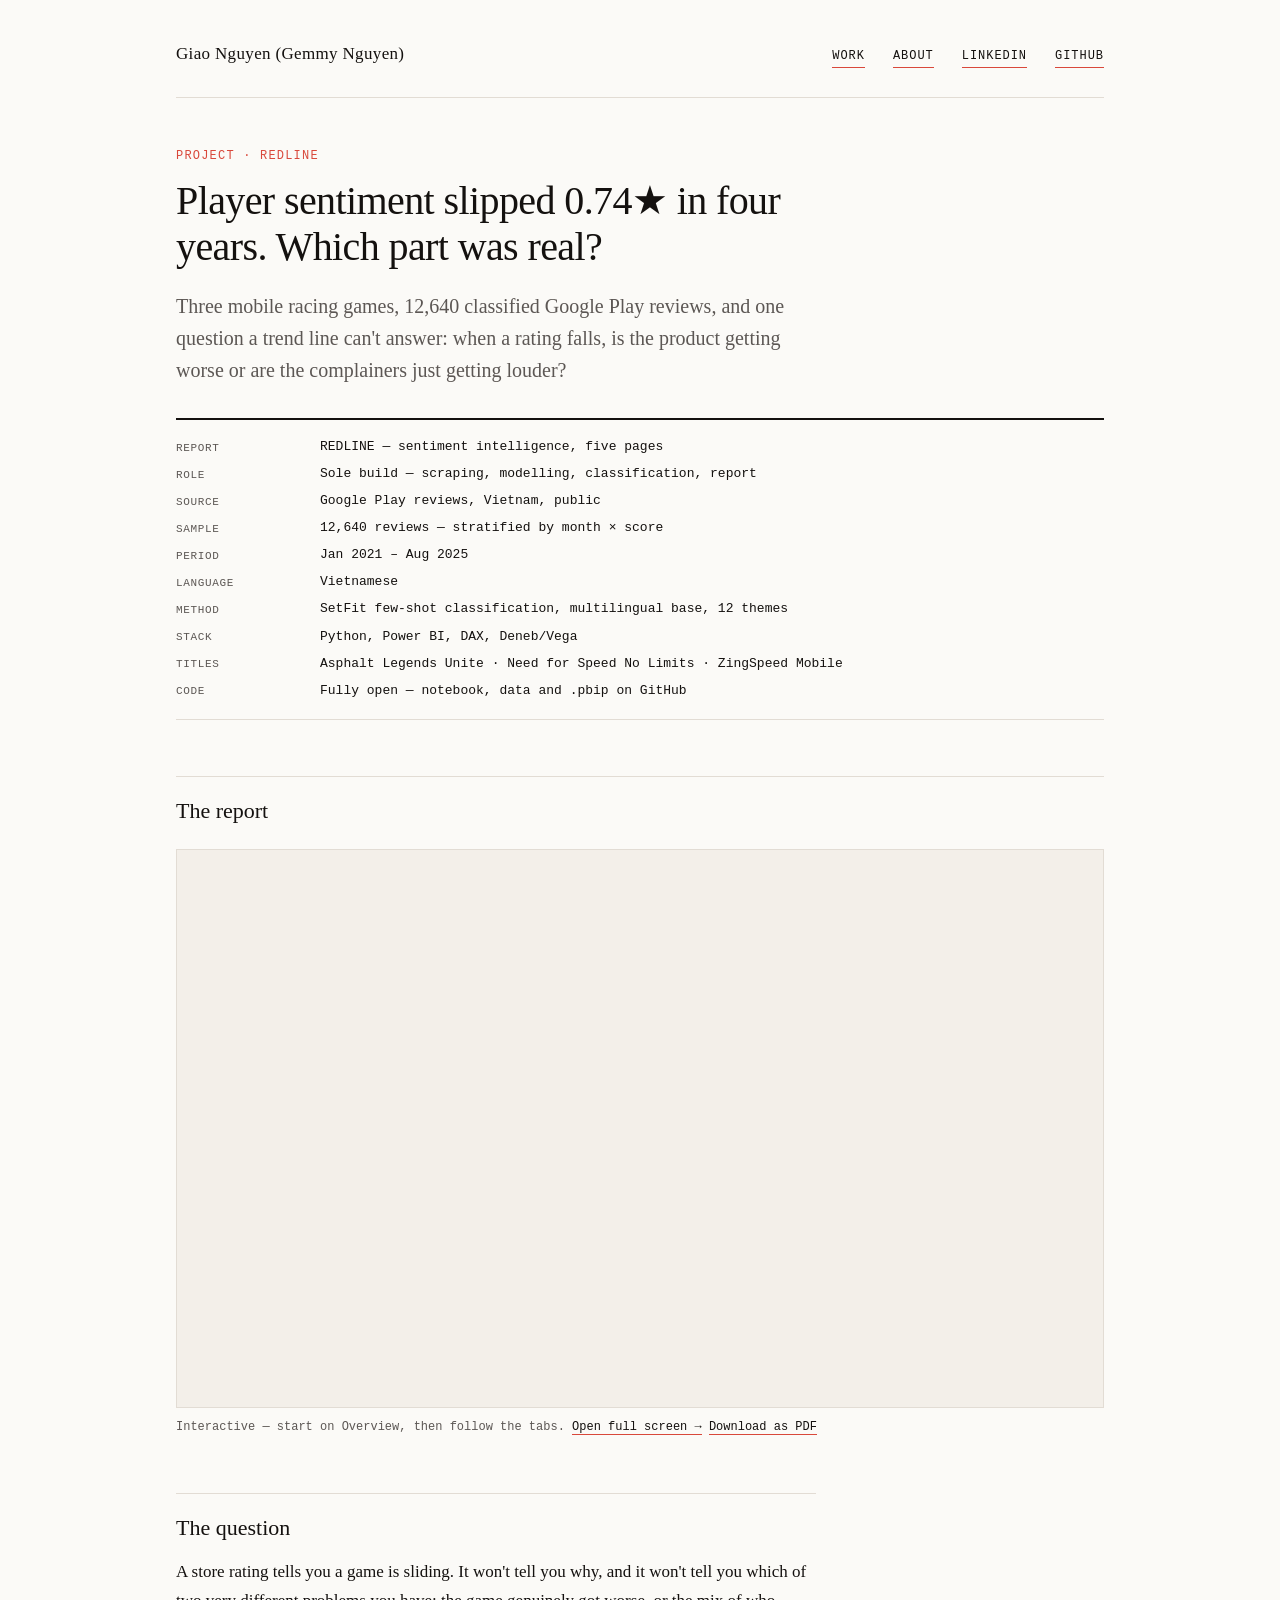
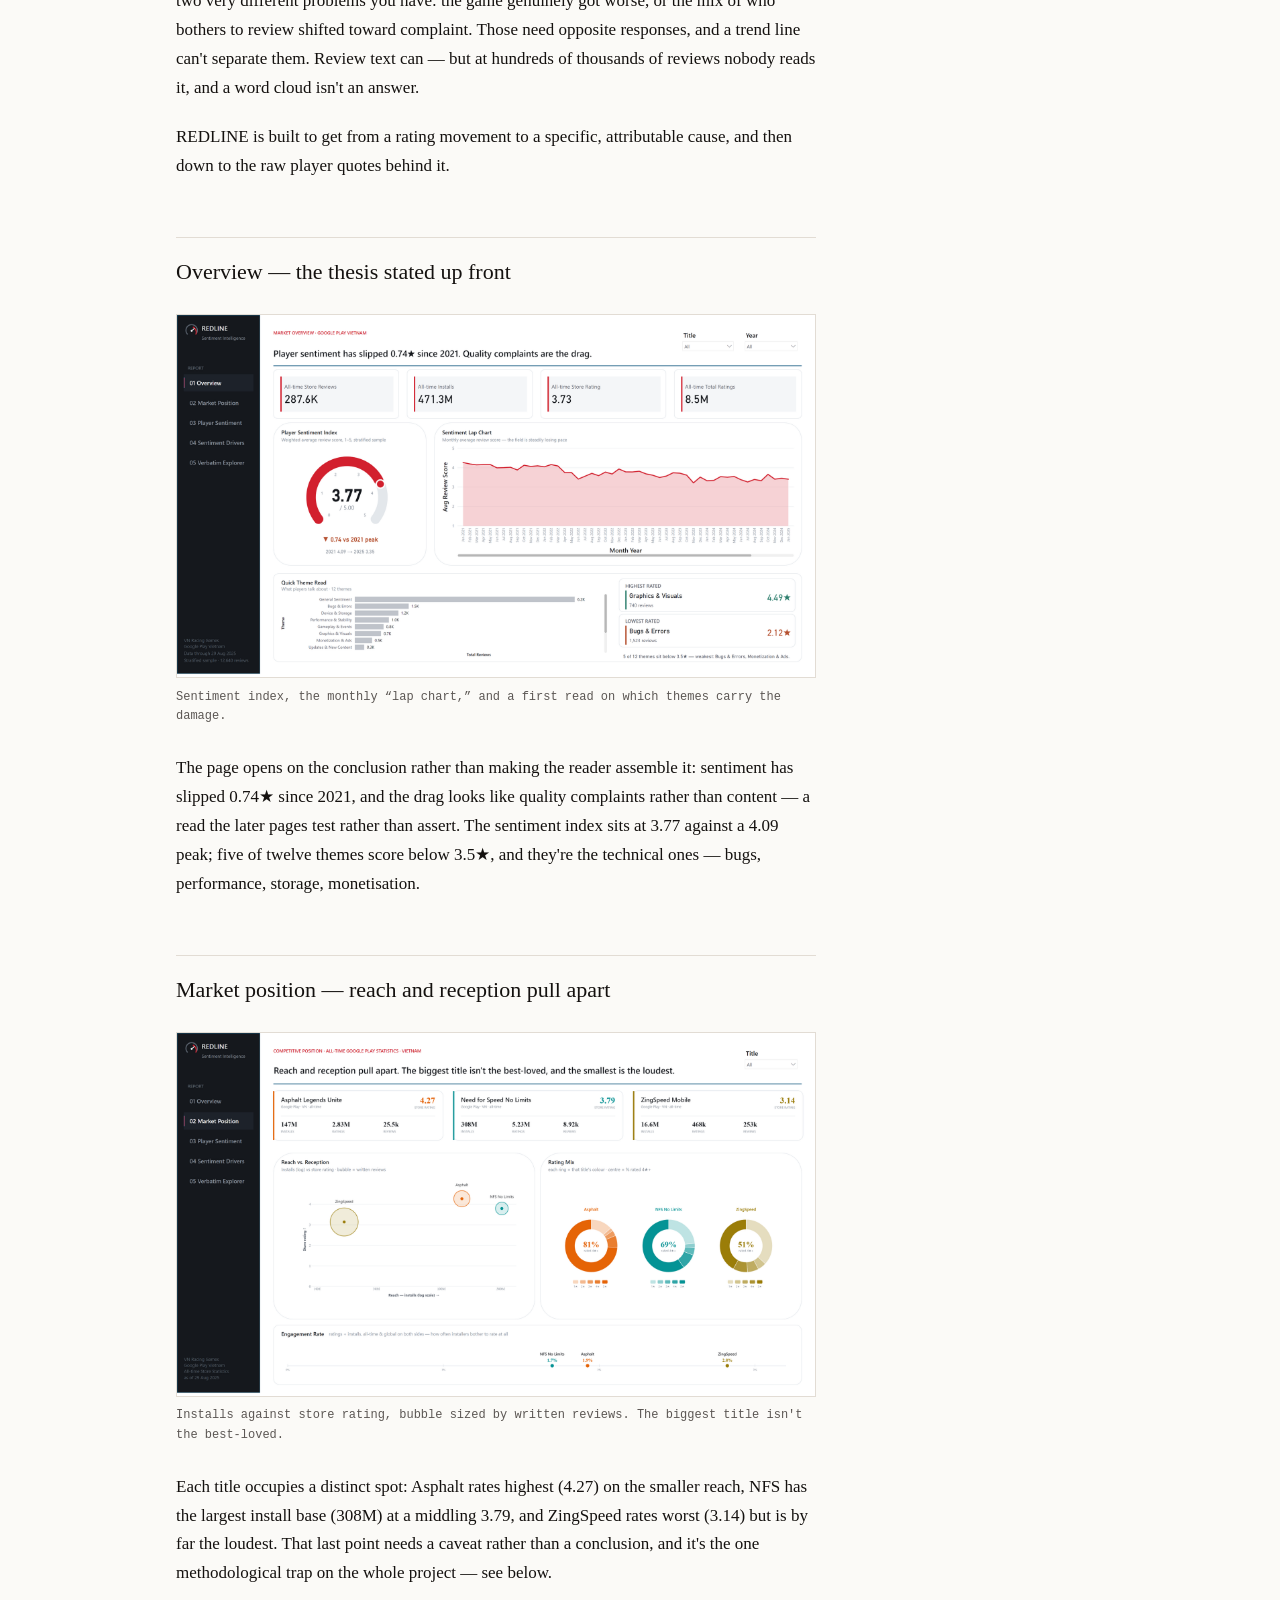
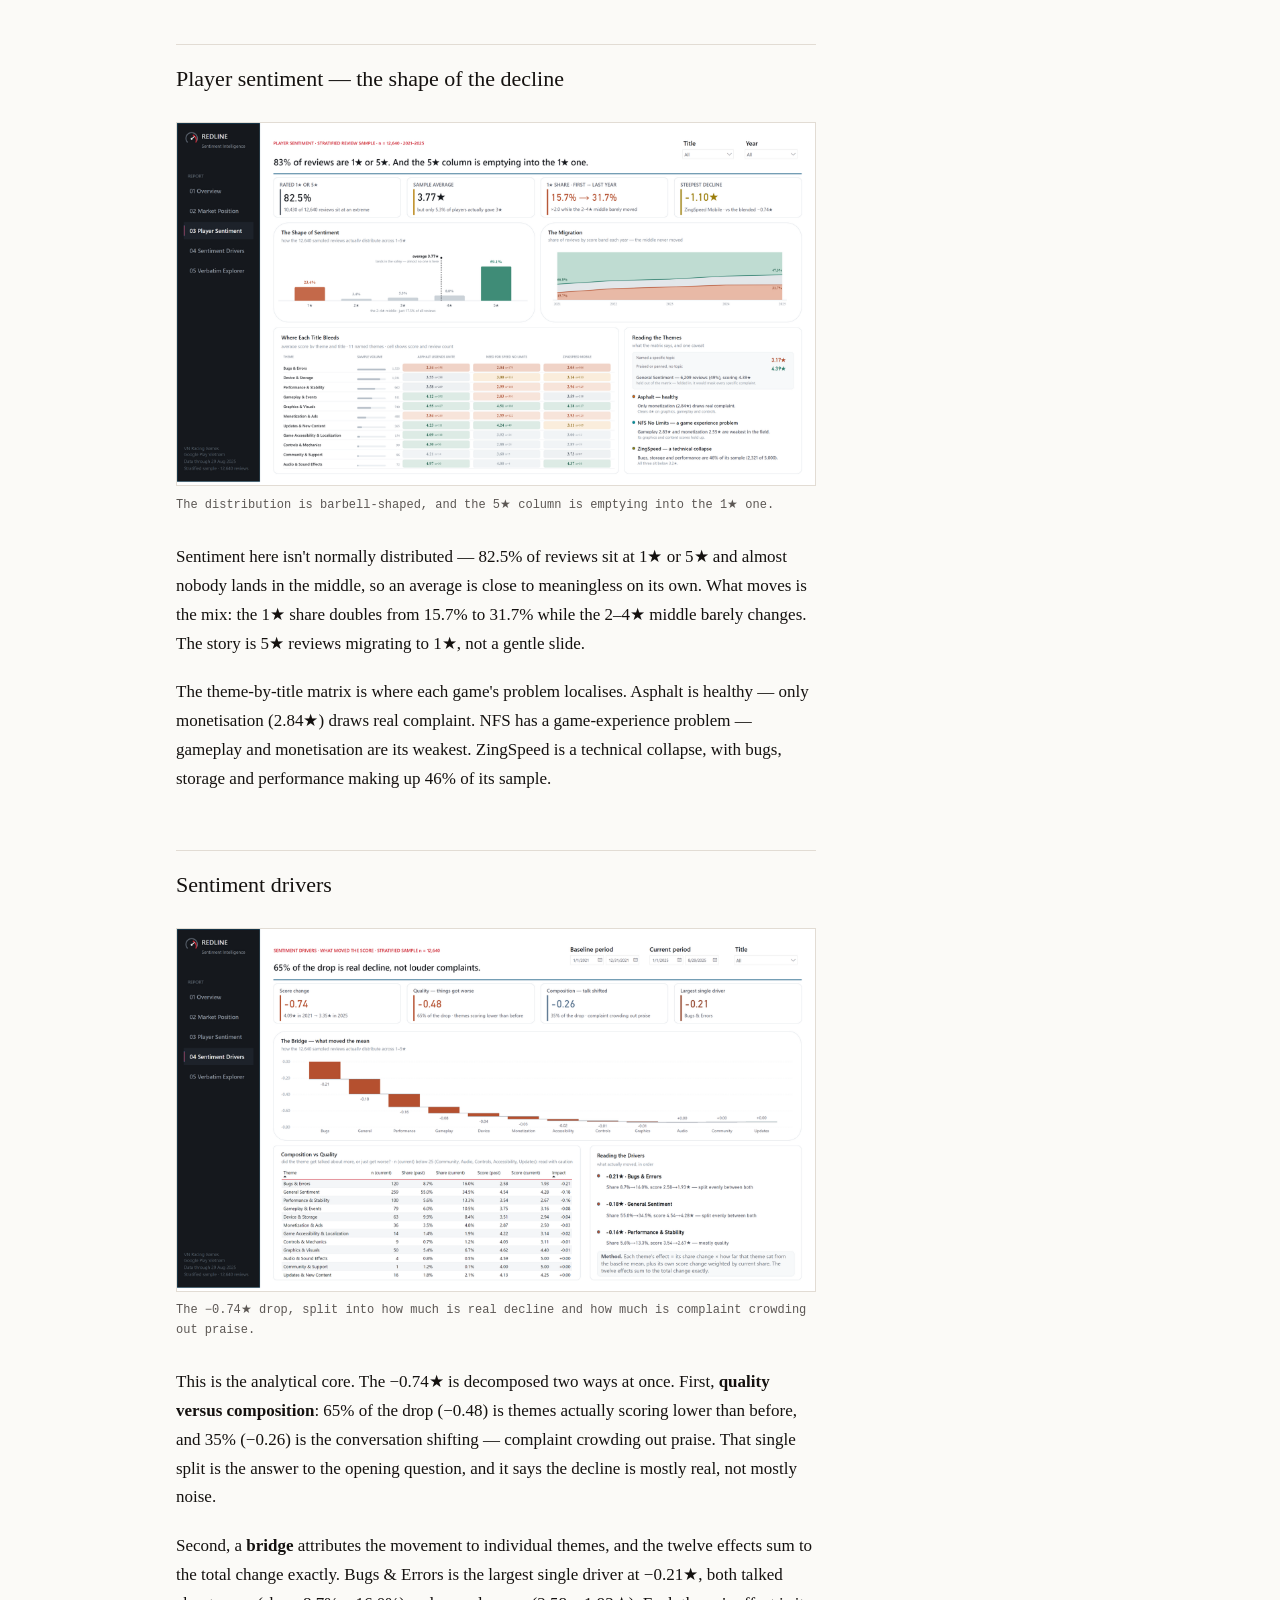
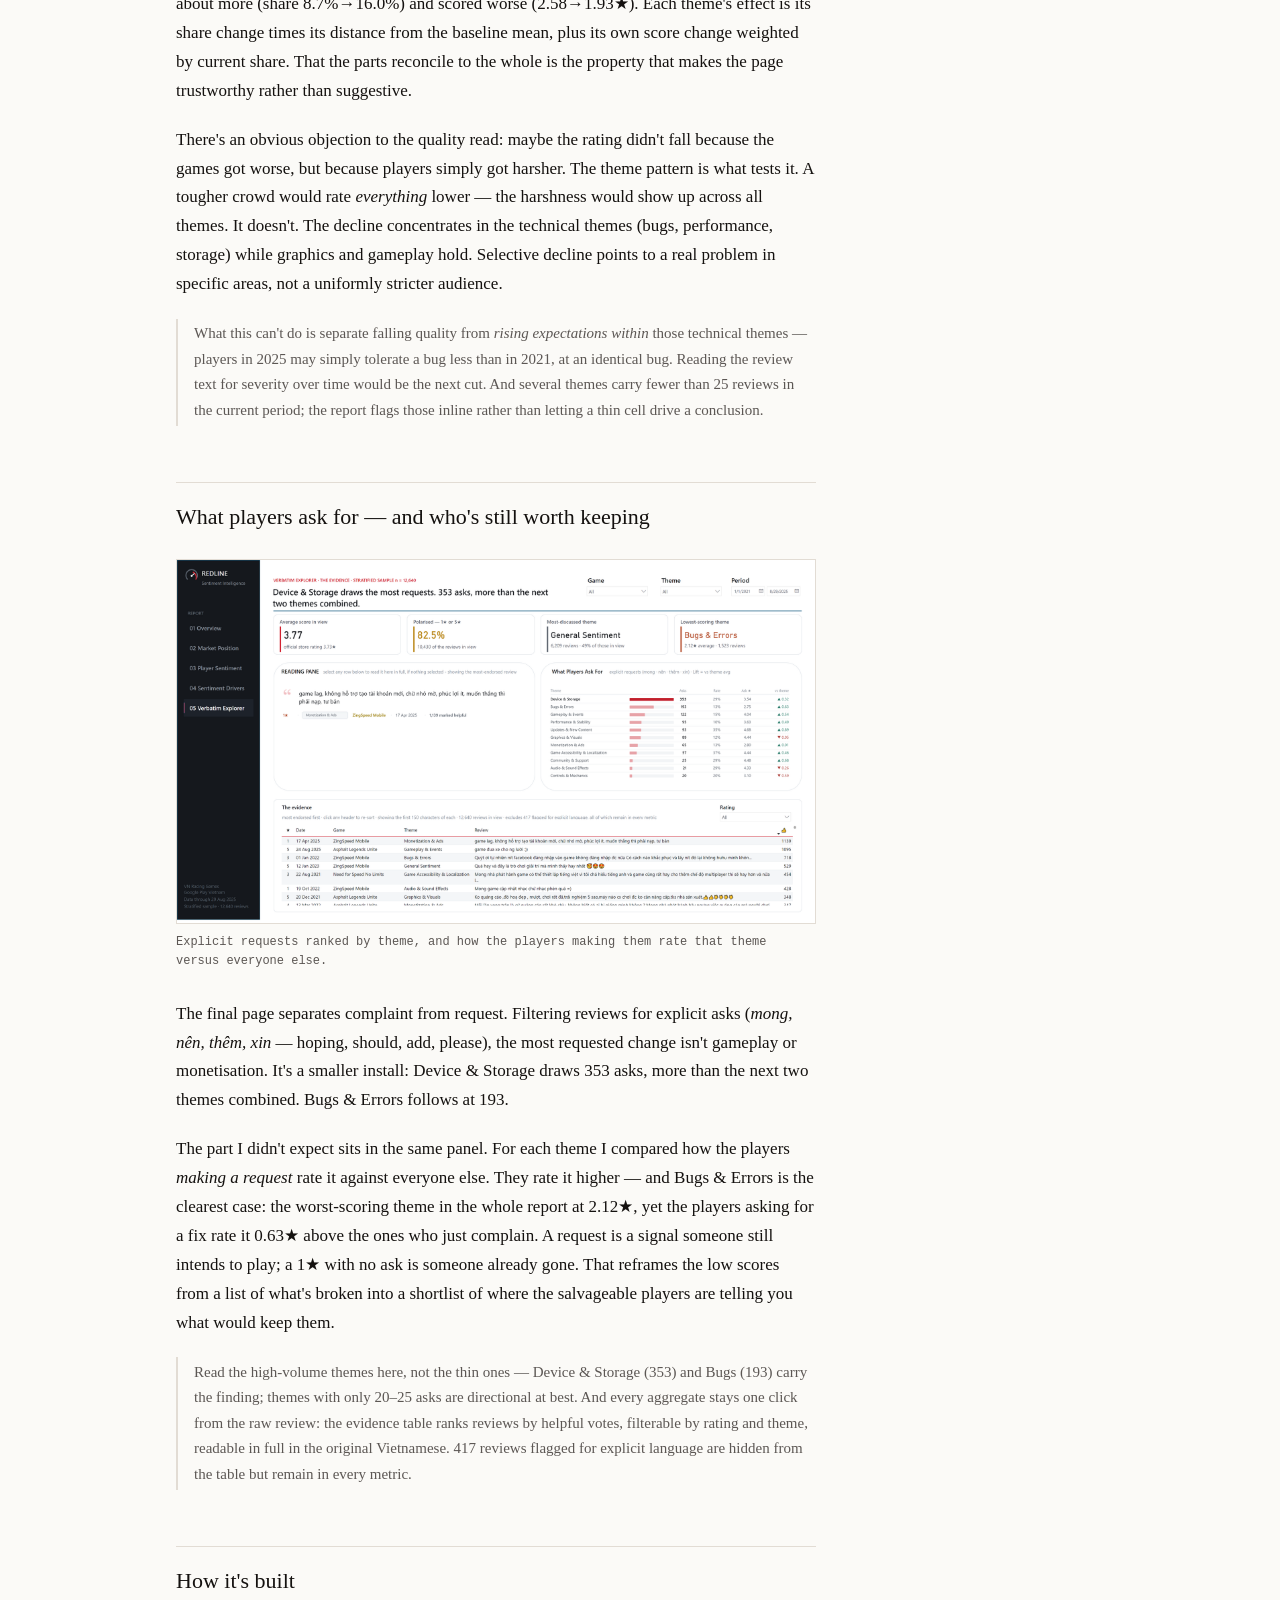
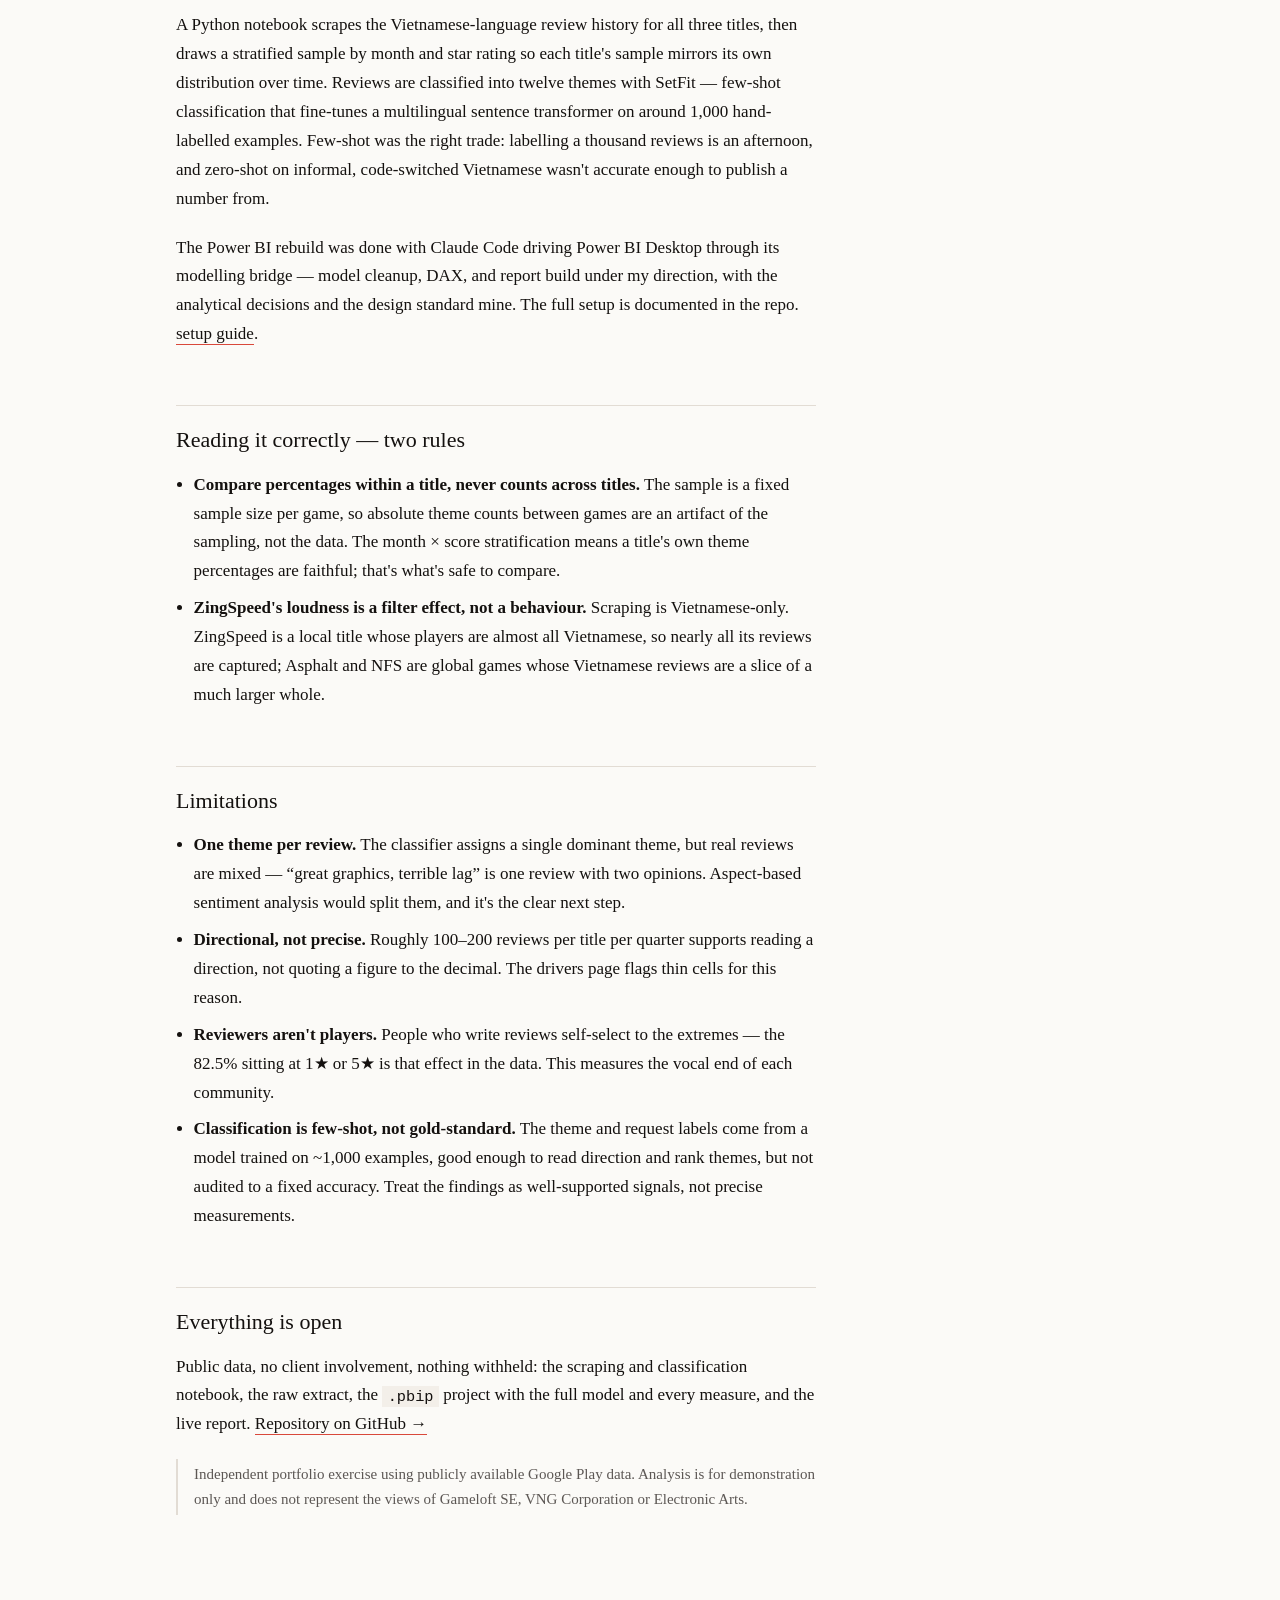
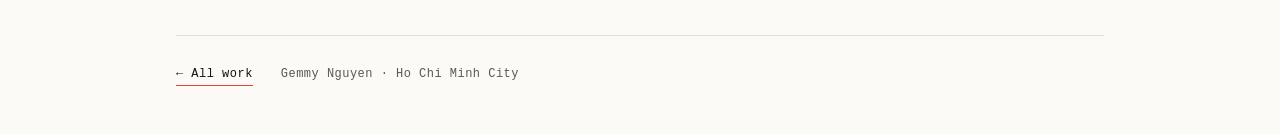
<file: player-sentiment.html>
<!DOCTYPE html>
<html lang="en">
<head>
<meta charset="utf-8">
<meta name="viewport" content="width=device-width, initial-scale=1">
<title>REDLINE · Player sentiment intelligence · Gemmy Nguyen</title>
<meta name="description" content="REDLINE: a Power BI report decomposing a 0.74-star sentiment decline across three mobile racing games into its specific causes, from 12,640 classified Google Play reviews.">
<link rel="stylesheet" href="assets/style.css">
</head>
<body>

<header class="masthead">
  <p class="name"><a href="index.html">Giao Nguyen (Gemmy Nguyen)</a></p>
  <nav>
    <a href="index.html#work">Work</a>
    <a href="index.html#about">About</a>
    <a href="https://www.linkedin.com/in/giao-nguyen-541944178/"
       target="_blank" 
       rel="noopener noreferrer">LinkedIn</a>
    <a href="https://github.com/GemmyNguyen"
       target="_blank" 
       rel="noopener noreferrer">GitHub</a>
  </nav>
</header>

<main class="wrap">

  <div class="col">
    <p class="eyebrow" style="margin-top:3rem;">Project &middot; REDLINE</p>
    <h1 style="margin-top:0;">Player sentiment slipped 0.74&#9733; in four years. Which part was real?</h1>
    <p class="lede">
      Three mobile racing games, 12,640 classified Google Play reviews, and one question a
      trend line can't answer: when a rating falls, is the product getting worse or are the
      complainers just getting louder?
    </p>
  </div>

  <dl class="spec">
    <dt>Report</dt>   <dd>REDLINE &mdash; sentiment intelligence, five pages</dd>
    <dt>Role</dt>     <dd>Sole build &mdash; scraping, modelling, classification, report</dd>
    <dt>Source</dt>   <dd>Google Play reviews, Vietnam, public</dd>
    <dt>Sample</dt>   <dd>12,640 reviews &mdash; stratified by month &times; score</dd>
    <dt>Period</dt>   <dd>Jan 2021 &ndash; Aug 2025</dd>
    <dt>Language</dt> <dd>Vietnamese</dd>
    <dt>Method</dt>   <dd>SetFit few-shot classification, multilingual base, 12 themes</dd>
    <dt>Stack</dt>    <dd>Python, Power BI, DAX, Deneb/Vega</dd>
    <dt>Titles</dt>   <dd>Asphalt Legends Unite &middot; Need for Speed No Limits &middot; ZingSpeed Mobile</dd>
    <dt>Code</dt>     <dd>Fully open &mdash; notebook, data and .pbip on GitHub</dd>
  </dl>

  <h2>The report</h2>

  <div class="report">
    <iframe title="REDLINE — player sentiment intelligence"
            src="https://app.powerbi.com/view?r=eyJrIjoiN2VkMjA2Y2QtNjJlMy00MThjLTgzZWMtYWI3ZTBiNmJhNTRmIiwidCI6IjIyYWU5ZTc4LTMwYTctNGYyZC04MDNiLWEwZjY2OTE4MTg0ZSIsImMiOjEwfQ%3D%3D"
            allowfullscreen></iframe>
  </div>
  <p class="caption">
    Interactive — start on Overview, then follow the tabs.
    <a href="https://app.powerbi.com/view?r=eyJrIjoiN2VkMjA2Y2QtNjJlMy00MThjLTgzZWMtYWI3ZTBiNmJhNTRmIiwidCI6IjIyYWU5ZTc4LTMwYTctNGYyZC04MDNiLWEwZjY2OTE4MTg0ZSIsImMiOjEwfQ%3D%3D"
       target="_blank" 
       rel="noopener noreferrer">Open full screen &rarr;</a>
    <a href="assets/REDLINE.pdf"
       target="_blank" 
       rel="noopener noreferrer">Download as PDF</a>
  </p>

  <div class="col">

    <h2>The question</h2>
    <p>
      A store rating tells you a game is sliding. It won't tell you why, and it won't tell you
      which of two very different problems you have: the game genuinely got worse, or the mix of
      who bothers to review shifted toward complaint. Those need opposite responses, and a trend
      line can't separate them. Review text can — but at hundreds of thousands of reviews nobody
      reads it, and a word cloud isn't an answer.
    </p>
    <p>
      REDLINE is built to get from a rating movement to a specific, attributable cause, and then
      down to the raw player quotes behind it.
    </p>

    <h2>Overview — the thesis stated up front</h2>

    <figure>
      <img src="assets/img/redline-overview.png" alt="REDLINE overview page: KPI ribbon, a sentiment index gauge, a monthly lap chart trending down, and a theme read.">
      <figcaption>Sentiment index, the monthly &ldquo;lap chart,&rdquo; and a first read on which themes carry the damage.</figcaption>
    </figure>

    <p>
      The page opens on the conclusion rather than making the reader assemble it: sentiment has
      slipped 0.74&#9733; since 2021, and the drag looks like quality complaints rather than
      content &mdash; a read the later pages test rather than assert. The sentiment index sits at
      3.77 against a 4.09 peak; five of twelve themes score below 3.5&#9733;, and they're the
      technical ones &mdash; bugs, performance, storage, monetisation.
    </p>

    <h2>Market position — reach and reception pull apart</h2>

    <figure>
      <img src="assets/img/redline-market.png" alt="Market position page: per-title store stats, a reach-versus-reception scatter, rating-mix rings, and engagement rate.">
      <figcaption>Installs against store rating, bubble sized by written reviews. The biggest title isn't the best-loved.</figcaption>
    </figure>

    <p>
      Each title occupies a distinct spot: Asphalt rates highest (4.27) on the smaller reach, NFS
      has the largest install base (308M) at a middling 3.79, and ZingSpeed rates worst (3.14) but
      is by far the loudest. That last point needs a caveat rather than a conclusion, and it's the
      one methodological trap on the whole project &mdash; see below.
    </p>

    <h2>Player sentiment — the shape of the decline</h2>

    <figure>
      <img src="assets/img/redline-sentiment.png" alt="Player sentiment page: a 1-5 star distribution, a migration chart of score bands by year, and a theme-by-title score matrix.">
      <figcaption>The distribution is barbell-shaped, and the 5&#9733; column is emptying into the 1&#9733; one.</figcaption>
    </figure>

    <p>
      Sentiment here isn't normally distributed &mdash; 82.5% of reviews sit at 1&#9733; or 5&#9733;
      and almost nobody lands in the middle, so an average is close to meaningless on its own. What
      moves is the mix: the 1&#9733; share doubles from 15.7% to 31.7% while the 2&ndash;4&#9733;
      middle barely changes. The story is 5&#9733; reviews migrating to 1&#9733;, not a gentle
      slide.
    </p>
    <p>
      The theme-by-title matrix is where each game's problem localises. Asphalt is healthy &mdash;
      only monetisation (2.84&#9733;) draws real complaint. NFS has a game-experience problem &mdash;
      gameplay and monetisation are its weakest. ZingSpeed is a technical collapse, with bugs,
      storage and performance making up 46% of its sample.
    </p>

    <h2>Sentiment drivers</h2>

    <figure>
      <img src="assets/img/redline-drivers.png" alt="Sentiment drivers page: a decomposition of the score change into quality and composition, a bridge waterfall by theme, and a driver table.">
      <figcaption>The &minus;0.74&#9733; drop, split into how much is real decline and how much is complaint crowding out praise.</figcaption>
    </figure>

    <p>
      This is the analytical core. The &minus;0.74&#9733; is decomposed two ways at once. First,
      <strong>quality versus composition</strong>: 65% of the drop (&minus;0.48) is themes actually
      scoring lower than before, and 35% (&minus;0.26) is the conversation shifting &mdash; complaint
      crowding out praise. That single split is the answer to the opening question, and it says the
      decline is mostly real, not mostly noise.
    </p>
    <p>
      Second, a <strong>bridge</strong> attributes the movement to individual themes, and the twelve
      effects sum to the total change exactly. Bugs &amp; Errors is the largest single driver at
      &minus;0.21&#9733;, both talked about more (share 8.7%&rarr;16.0%) and scored worse
      (2.58&rarr;1.93&#9733;). Each theme's effect is its share change times its distance from the
      baseline mean, plus its own score change weighted by current share. That the parts reconcile
      to the whole is the property that makes the page trustworthy rather than suggestive.
    </p>
    <p>
      There's an obvious objection to the quality read: maybe the rating didn't fall because the
      games got worse, but because players simply got harsher. The theme pattern is what tests it.
      A tougher crowd would rate <em>everything</em> lower &mdash; the harshness would show up across
      all themes. It doesn't. The decline concentrates in the technical themes (bugs, performance,
      storage) while graphics and gameplay hold. Selective decline points to a real problem in
      specific areas, not a uniformly stricter audience.
    </p>
    <p class="note">
      What this can't do is separate falling quality from <em>rising expectations within</em> those
      technical themes &mdash; players in 2025 may simply tolerate a bug less than in 2021, at an
      identical bug. Reading the review text for severity over time would be the next cut. And
      several themes carry fewer than 25 reviews in the current period; the report flags those inline
      rather than letting a thin cell drive a conclusion.
    </p>

    <h2>What players ask for — and who's still worth keeping</h2>

    <figure>
      <img src="assets/img/redline-asks.png" alt="Verbatim explorer page: what-players-ask-for panel ranking themes by explicit request volume, a reading pane, and a sortable evidence table of individual reviews.">
      <figcaption>Explicit requests ranked by theme, and how the players making them rate that theme versus everyone else.</figcaption>
    </figure>

    <p>
      The final page separates complaint from request. Filtering reviews for explicit asks
      (<em>mong, n&ecirc;n, th&ecirc;m, xin</em> &mdash; hoping, should, add, please), the most
      requested change isn't gameplay or monetisation. It's a smaller install: Device &amp; Storage
      draws 353 asks, more than the next two themes combined. Bugs &amp; Errors follows at 193.
    </p>
    <p>
      The part I didn't expect sits in the same panel. For each theme I compared how the players
      <em>making a request</em> rate it against everyone else. They rate it higher &mdash; and Bugs
      &amp; Errors is the clearest case: the worst-scoring theme in the whole report at 2.12&#9733;,
      yet the players asking for a fix rate it 0.63&#9733; above the ones who just complain. A
      request is a signal someone still intends to play; a 1&#9733; with no ask is someone already
      gone. That reframes the low scores from a list of what's broken into a shortlist of where the
      salvageable players are telling you what would keep them.
    </p>
    <p class="note">
      Read the high-volume themes here, not the thin ones &mdash; Device &amp; Storage (353) and
      Bugs (193) carry the finding; themes with only 20&ndash;25 asks are directional at best. And
      every aggregate stays one click from the raw review: the evidence table ranks reviews by
      helpful votes, filterable by rating and theme, readable in full in the original Vietnamese.
      417 reviews flagged for explicit language are hidden from the table but remain in every metric.
    </p>

  </div>

  <div class="col">

    <h2>How it's built</h2>
    <p>
      A Python notebook scrapes the Vietnamese-language review history for all three titles, then
      draws a stratified sample by month and star rating so each title's sample
      mirrors its own distribution over time. Reviews are classified into twelve themes with SetFit
      &mdash; few-shot classification that fine-tunes a multilingual sentence transformer on around
      1,000 hand-labelled examples. Few-shot was the right trade: labelling a thousand reviews is an
      afternoon, and zero-shot on informal, code-switched Vietnamese wasn't accurate enough to
      publish a number from.
    </p>
    <p>
      The Power BI rebuild was done with Claude Code driving Power BI Desktop through its modelling
      bridge &mdash; model cleanup, DAX, and report build under my direction, with the analytical
      decisions and the design standard mine. The full setup is documented in the repo.
      <a href="https://github.com/GemmyNguyen/redline-player-sentiment/blob/main/docs/claude-code-powerbi-setup-guide.md"
         target="_blank" 
         rel="noopener noreferrer">setup guide</a>.
    </p>

    <h2>Reading it correctly — two rules</h2>
    <ul>
      <li><strong>Compare percentages within a title, never counts across titles.</strong> The
        sample is a fixed sample size per game, so absolute theme counts between games are an artifact of
        the sampling, not the data. The month &times; score stratification means a title's own theme
        percentages are faithful; that's what's safe to compare.</li>
      <li><strong>ZingSpeed's loudness is a filter effect, not a behaviour.</strong> Scraping is
        Vietnamese-only. ZingSpeed is a local title whose players are almost all Vietnamese, so
        nearly all its reviews are captured; Asphalt and NFS are global games whose Vietnamese
        reviews are a slice of a much larger whole.
      </li>
    </ul>

    <h2>Limitations</h2>
    <ul>
      <li><strong>One theme per review.</strong> The classifier assigns a single dominant theme, but
        real reviews are mixed &mdash; &ldquo;great graphics, terrible lag&rdquo; is one review with
        two opinions. Aspect-based sentiment analysis would split them, and it's the clear next step.</li>
      <li><strong>Directional, not precise.</strong> Roughly 100&ndash;200 reviews per title per
        quarter supports reading a direction, not quoting a figure to the decimal. The drivers page
        flags thin cells for this reason.</li>
      <li><strong>Reviewers aren't players.</strong> People who write reviews self-select to the
        extremes &mdash; the 82.5% sitting at 1&#9733; or 5&#9733; is that effect in the data. This
        measures the vocal end of each community.</li>
      <li><strong>Classification is few-shot, not gold-standard.</strong> The theme and
        request labels come from a model trained on ~1,000 examples, good enough to read direction
        and rank themes, but not audited to a fixed accuracy. Treat the findings as well-supported
        signals, not precise measurements.</li>
    </ul>

    <h2>Everything is open</h2>
    <p>
      Public data, no client involvement, nothing withheld: the scraping and classification
      notebook, the raw extract, the <code>.pbip</code> project with the full model and every
      measure, and the live report.
      <a href="https://github.com/GemmyNguyen/redline-player-sentiment"
         target="_blank" 
         rel="noopener noreferrer">Repository on GitHub &rarr;</a>
    </p>
    <p class="note">
      Independent portfolio exercise using publicly available Google Play data. Analysis is for
      demonstration only and does not represent the views of Gameloft SE, VNG Corporation or
      Electronic Arts.
    </p>

  </div>

</main>

<footer class="foot">
  <a href="index.html">&larr; All work</a>
  <span>Gemmy Nguyen &middot; Ho Chi Minh City</span>
</footer>

</body>
</html>
</file>
<file: assets/style.css>
/* ==========================================================================
   Gemmy Nguyen — portfolio
   One stylesheet for every page. Edit tokens below to change the whole site.
   ========================================================================== */

:root {
  --paper:     #FBFAF7;
  --ink:       #14110F;
  --ink-soft:  #5C5754;
  --coral:     #D9483B;
  --rule:      #E2DCD4;
  --wash:      #F3EFE9;

  --serif: Georgia, "Times New Roman", serif;
  --mono:  ui-monospace, "SF Mono", Menlo, Consolas, "Liberation Mono", monospace;

  --measure: 40rem;   /* prose width  */
  --wide:    58rem;   /* figure width */
}

*, *::before, *::after { box-sizing: border-box; }

html { -webkit-text-size-adjust: 100%; }

body {
  margin: 0;
  padding: 0 1.5rem;
  background: var(--paper);
  color: var(--ink);
  font-family: var(--serif);
  font-size: 1.0625rem;
  line-height: 1.7;
  text-rendering: optimizeLegibility;
}

/* --- Layout ------------------------------------------------------------- */

.wrap { max-width: var(--wide); margin: 0 auto; }
.col  { max-width: var(--measure); }

main { padding-bottom: 6rem; }

/* --- Masthead ----------------------------------------------------------- */

.masthead {
  max-width: var(--wide);
  margin: 0 auto;
  padding: 2.5rem 0 1.75rem;
  display: flex;
  flex-wrap: wrap;
  gap: 1rem 2rem;
  align-items: baseline;
  justify-content: space-between;
  border-bottom: 1px solid var(--rule);
}

.masthead .name {
  font-size: 1.0625rem;
  font-weight: normal;
  letter-spacing: 0.02em;
  margin: 0;
}

.masthead .name a { color: var(--ink); text-decoration: none; border: 0; }

.masthead nav {
  font-family: var(--mono);
  font-size: 0.75rem;
  letter-spacing: 0.08em;
  text-transform: uppercase;
  display: flex;
  gap: 1.75rem;
}

/* --- Type --------------------------------------------------------------- */

h1 {
  font-size: 2.5rem;
  line-height: 1.15;
  font-weight: normal;
  letter-spacing: -0.015em;
  margin: 3rem 0 1.25rem;
}

h2 {
  font-size: 1.375rem;
  font-weight: normal;
  line-height: 1.3;
  margin: 3.5rem 0 1rem;
  padding-top: 1.25rem;
  border-top: 1px solid var(--rule);
}

h3 {
  font-size: 1rem;
  font-weight: bold;
  margin: 2rem 0 0.5rem;
}

p { margin: 0 0 1.25rem; }

.lede {
  font-size: 1.25rem;
  line-height: 1.6;
  color: var(--ink-soft);
  margin-bottom: 2rem;
}

.eyebrow {
  font-family: var(--mono);
  font-size: 0.75rem;
  letter-spacing: 0.1em;
  text-transform: uppercase;
  color: var(--coral);
  margin: 0 0 0.75rem;
}

a {
  color: var(--ink);
  text-decoration: none;
  border-bottom: 1px solid var(--coral);
  padding-bottom: 0.5px;
  transition: background-color 0.15s ease;
}

a:hover { background: var(--wash); }

a:focus-visible {
  outline: 2px solid var(--coral);
  outline-offset: 3px;
  background: none;
}

ul { padding-left: 1.1rem; margin: 0 0 1.25rem; }
li { margin-bottom: 0.5rem; }

strong { font-weight: bold; }

/* --- Spec block: the mono fact table at the top of each project ---------- */

.spec {
  font-family: var(--mono);
  font-size: 0.8125rem;
  line-height: 1.65;
  border-top: 2px solid var(--ink);
  border-bottom: 1px solid var(--rule);
  padding: 1rem 0 1.1rem;
  margin: 0 0 2.5rem;
  display: grid;
  grid-template-columns: 7.5rem 1fr;
  gap: 0.35rem 1.5rem;
}

.spec dt { color: var(--ink-soft); text-transform: uppercase; letter-spacing: 0.06em; font-size: 0.6875rem; padding-top: 0.15rem; }
.spec dd { margin: 0; }

/* --- Project list on the home page -------------------------------------- */

.project-list { margin-top: 1rem; }

.project {
  border-top: 1px solid var(--rule);
  padding: 2.5rem 0;
  display: grid;
  grid-template-columns: 21rem 1fr;
  gap: 0 2.75rem;
  align-items: start;
}

.project .shot {
  grid-column: 2;
  grid-row: 1 / span 5;
  display: block;
  border: 0;
  padding: 0;
  background: none;
  align-self: start;
}

.project .shot:hover { background: none; }

.project .shot img {
  width: 100%;
  height: auto;
  display: block;
  border: 1px solid var(--rule);
  transition: border-color 0.18s ease;
}

.project:hover .shot img { border-color: var(--coral); }

.project h2 {
  border: 0;
  padding: 0;
  margin: -0.35rem 0 0.5rem;
  font-size: 1.6rem;
  line-height: 1.2;
  grid-column: 1;
}

.project h2 a { border-bottom-width: 2px; }

.project .meta {
  grid-column: 1;
  font-family: var(--mono);
  font-size: 0.7rem;
  letter-spacing: 0.05em;
  line-height: 1.6;
  color: var(--ink-soft);
  margin: 0 0 0.9rem;
}

.project p:not(.meta):not(.more) {
  grid-column: 1;
  font-size: 1rem;
  margin-bottom: 0.9rem;
}

.more {
  grid-column: 1;
  font-family: var(--mono);
  font-size: 0.72rem;
  letter-spacing: 0.08em;
  text-transform: uppercase;
  margin: 0.35rem 0 0;
}

/* --- Embedded Power BI report ------------------------------------------- */

.report {
  max-width: var(--wide);
  position: relative;
  padding-bottom: 60%;      /* 16:9 canvas + Power BI's bottom nav bar      */
  height: 0;
  overflow: hidden;
  border: 1px solid var(--rule);
  background: var(--wash);
  margin: 1.5rem 0 0.6rem;
}

.report iframe {
  position: absolute;
  inset: 0;
  width: 100%;
  height: 100%;
  border: 0;
}

figure { margin: 1.75rem 0; max-width: var(--wide); }

figure img {
  width: 100%;
  height: auto;
  display: block;
  border: 1px solid var(--rule);
}

figcaption,
.caption {
  font-family: var(--mono);
  font-size: 0.75rem;
  line-height: 1.6;
  color: var(--ink-soft);
  margin-top: 0.6rem;
}

/* --- Code --------------------------------------------------------------- */

pre {
  font-family: var(--mono);
  font-size: 0.8125rem;
  line-height: 1.6;
  background: var(--wash);
  border-left: 2px solid var(--coral);
  padding: 1rem 1.15rem;
  overflow-x: auto;
  margin: 0 0 0.6rem;
  max-width: var(--wide);
}

code { font-family: var(--mono); font-size: 0.9em; }
p code, li code { background: var(--wash); padding: 0.1em 0.35em; }

/* --- Note callout ------------------------------------------------------- */

.note {
  font-size: 0.9375rem;
  color: var(--ink-soft);
  border-left: 2px solid var(--rule);
  padding: 0.15rem 0 0.15rem 1rem;
  margin: 0 0 1.5rem;
}

/* --- Footer ------------------------------------------------------------- */

.foot {
  max-width: var(--wide);
  margin: 0 auto;
  border-top: 1px solid var(--rule);
  padding: 1.75rem 0 3rem;
  font-family: var(--mono);
  font-size: 0.75rem;
  letter-spacing: 0.04em;
  color: var(--ink-soft);
  display: flex;
  flex-wrap: wrap;
  gap: 0.75rem 1.75rem;
}

/* --- Small screens ------------------------------------------------------ */

@media (max-width: 52rem) {
  .project {
    grid-template-columns: 1fr;
    gap: 0;
  }
  .project .shot { grid-column: 1; grid-row: 1; margin-bottom: 1.25rem; }
  .project h2, .project .meta, .project p, .project .more { grid-column: 1; }
  .project h2 { margin-top: 0; }
}

@media (max-width: 40rem) {
  body { padding: 0 1.15rem; font-size: 1rem; }
  h1 { font-size: 1.875rem; margin-top: 2.25rem; }
  .lede { font-size: 1.125rem; }
  .spec { grid-template-columns: 1fr; gap: 0 0; }
  .spec dt { padding-top: 0.7rem; }
  .spec dd { margin-bottom: 0.1rem; }
  .report { padding-bottom: 75%; }
  .masthead { padding-top: 1.75rem; }
  .masthead nav { gap: 1.25rem; }
}

@media (prefers-reduced-motion: reduce) {
  * { transition: none !important; animation: none !important; }
}
</file>
